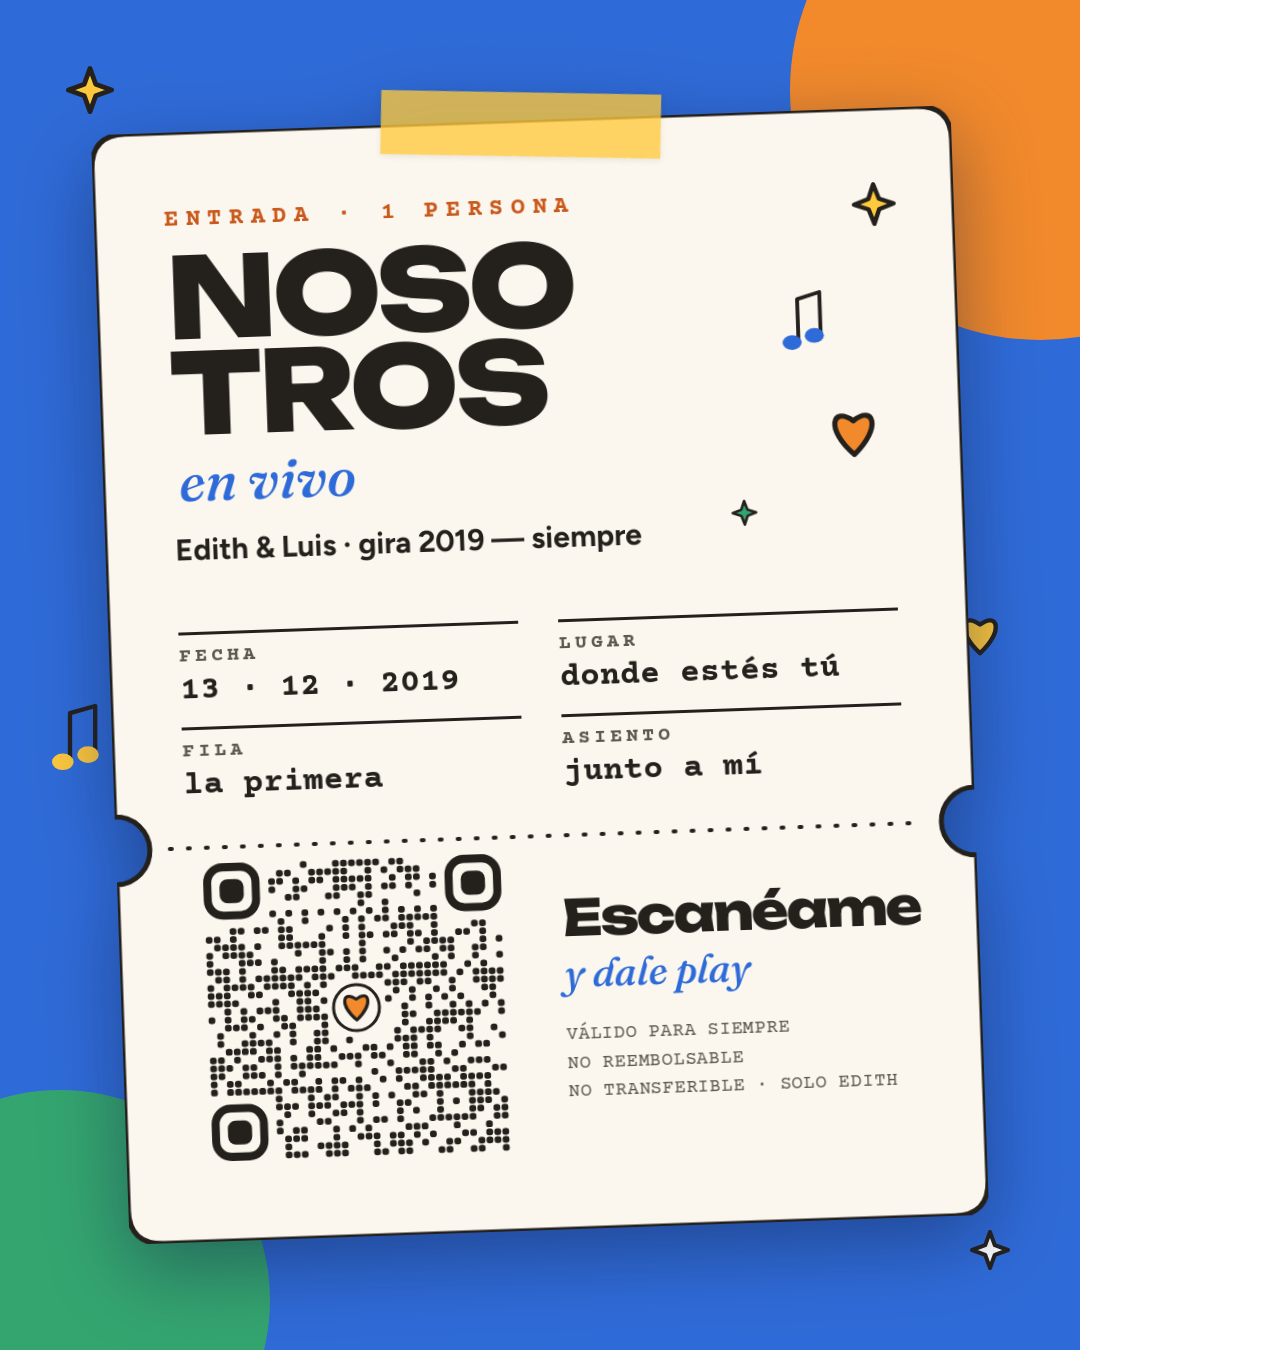
<file: qr/tarjeta-boleto.html>
<!doctype html><html lang="es"><head><meta charset="utf-8"><title>Nosotros · boleto</title><link rel="stylesheet" href="https://fonts.googleapis.com/css2?family=Courier+Prime:wght@400;700&family=Figtree:wght@400;500;600;700;800&family=Fraunces:ital,opsz,wght@0,9..144,600;1,9..144,400;1,9..144,500&family=Unbounded:wght@600;700;800&display=swap"><style>
* { box-sizing: border-box; } body { margin: 0; }
.t { width: 1080px; height: 1350px; position: relative; overflow: hidden; font-family: Figtree, sans-serif; color: #24211D; }
.capa { position: absolute; inset: 0; width: 100%; height: 100%; pointer-events: none; }
.cinta { position: absolute; height: 64px; background: rgba(255, 201, 61, .78); box-shadow: 0 2px 6px rgba(0,0,0,.08); }
.qr svg { display: block; width: 100%; height: 100%; }
.maq { font-family: 'Courier Prime', monospace; }
.script { font-family: Fraunces, serif; font-style: italic; font-weight: 500; }
.display { font-family: Unbounded, sans-serif; font-weight: 800; letter-spacing: -.04em; }

.t { background: #2F6BD8; }
.boleto { position: absolute; left: 110px; top: 120px; width: 860px; height: 1110px; transform: rotate(-2deg);
  filter: drop-shadow(0 26px 40px rgba(16, 28, 66, .45)); }
.boleto .forma { position: absolute; inset: 0; width: 100%; height: 100%; }
.arriba { position: absolute; left: 70px; right: 70px; top: 74px; }
.arriba small { font-size: 24px; letter-spacing: .32em; text-transform: uppercase; color: #C9581A; font-weight: 700; }
.arriba h1 { margin: 16px 0 0; font-size: 112px; line-height: .86; }
.arriba .vivo { display: block; font-size: 56px; color: #2F6BD8; margin: 4px 0 0 6px; }
.arriba .quien { margin: 16px 0 0; font-size: 30px; font-weight: 700; }
.datos { position: absolute; left: 70px; right: 70px; top: 500px; display: grid; grid-template-columns: 1fr 1fr; gap: 18px 40px; }
.datos div { border-top: 3px solid #24211D; padding-top: 10px; }
.datos span { display: block; font-size: 20px; letter-spacing: .2em; text-transform: uppercase; color: #5E574D; font-weight: 700; }
.datos b { display: block; font-size: 33px; font-weight: 700; margin-top: 4px; }
.talon { position: absolute; left: 70px; right: 70px; bottom: 64px; height: 330px; display: flex; align-items: center; gap: 44px; }
.talon .qr { width: 330px; height: 330px; flex: none; }
.talon h2 { margin: 0; font-size: 50px; line-height: .95; }
.talon p { margin: 10px 0 0; font-size: 40px; line-height: 1.1; color: #2F6BD8; }
.talon .letra { margin-top: 26px; font-size: 19px; line-height: 1.5; color: #5E574D; letter-spacing: .04em; }
</style></head><body><div class="t"><svg class="capa" viewBox="0 0 1080 1350" aria-hidden="true"><circle cx="1040" cy="90" r="250" fill="#F2892B"/><circle cx="60" cy="1300" r="210" fill="#34A56F"/><path transform="translate(90 90) scale(2.4)" fill="#FFC93D" stroke="#24211D" stroke-width="2" stroke-linejoin="round" d="M0 -9 L2.4 -2.4 L9 0 L2.4 2.4 L0 9 L-2.4 2.4 L-9 0 L-2.4 -2.4 Z"/><path transform="translate(990 1250) scale(2)" fill="#FFFFFF" stroke="#24211D" stroke-width="2" stroke-linejoin="round" d="M0 -9 L2.4 -2.4 L9 0 L2.4 2.4 L0 9 L-2.4 2.4 L-9 0 L-2.4 -2.4 Z"/><path transform="translate(980 640) scale(2.2)" fill="#FFC93D" stroke="#24211D" stroke-width="2" stroke-linejoin="round" d="M0 6 C -11 -4 -8 -13 0 -7 C 8 -13 11 -4 0 6 Z"/><g transform="translate(70 760) scale(1.8)"><path d="M0 0 V-26 L14 -30 V-4" fill="none" stroke="#24211D" stroke-width="2.4" stroke-linecap="round" stroke-linejoin="round"/><ellipse cx="-4" cy="1" rx="6" ry="4.6" fill="#FFC93D"/><ellipse cx="10" cy="-3" rx="6" ry="4.6" fill="#FFC93D"/></g></svg>
<div class="boleto">
  <svg class="forma" viewBox="0 0 860 1110" aria-hidden="true"><path d="M34 0 H826 Q860 0 860 34 V682 A34 34 0 0 0 860 750 V1076 Q860 1110 826 1110 H34 Q0 1110 0 1076 V750 A34 34 0 0 0 0 682 V34 Q0 0 34 0 Z" fill="#FBF7EF" stroke="#24211D" stroke-width="5"/><path d="M54 716 H806" stroke="#24211D" stroke-width="4" stroke-dasharray="2 16" stroke-linecap="round"/><path transform="translate(780 96) scale(2.2)" fill="#FFC93D" stroke="#24211D" stroke-width="2" stroke-linejoin="round" d="M0 -9 L2.4 -2.4 L9 0 L2.4 2.4 L0 9 L-2.4 2.4 L-9 0 L-2.4 -2.4 Z"/><path transform="translate(752 330) scale(2.6)" fill="#F2892B" stroke="#24211D" stroke-width="2" stroke-linejoin="round" d="M0 6 C -11 -4 -8 -13 0 -7 C 8 -13 11 -4 0 6 Z"/><g transform="translate(700 230) scale(1.6)"><path d="M0 0 V-26 L14 -30 V-4" fill="none" stroke="#24211D" stroke-width="2.4" stroke-linecap="round" stroke-linejoin="round"/><ellipse cx="-4" cy="1" rx="6" ry="4.6" fill="#2F6BD8"/><ellipse cx="10" cy="-3" rx="6" ry="4.6" fill="#2F6BD8"/></g><path transform="translate(640 400) scale(1.3)" fill="#34A56F" stroke="#24211D" stroke-width="2" stroke-linejoin="round" d="M0 -9 L2.4 -2.4 L9 0 L2.4 2.4 L0 9 L-2.4 2.4 L-9 0 L-2.4 -2.4 Z"/></svg>
  <div class="cinta" style="left:290px;top:-28px;width:280px;transform:rotate(3deg)"></div>
  <div class="arriba">
    <small class="maq">Entrada · 1 persona</small>
    <h1 class="display">NOSO<br>TROS</h1>
    <span class="vivo script">en vivo</span>
    <p class="quien">Edith &amp; Luis · gira 2019 — siempre</p>
  </div>
  <div class="datos maq">
    <div><span>Fecha</span><b>13 · 12 · 2019</b></div>
    <div><span>Lugar</span><b>donde estés tú</b></div>
    <div><span>Fila</span><b>la primera</b></div>
    <div><span>Asiento</span><b>junto a mí</b></div>
  </div>
  <div class="talon">
    <div class="qr"><svg xmlns="http://www.w3.org/2000/svg" viewBox="-2 -2 41 41" role="img" aria-label="Código QR"><g fill="#24211D"><rect x="12.08" y="0.08" width=".84" height=".84" rx=".34"/><rect x="16.08" y="0.08" width=".84" height=".84" rx=".34"/><rect x="17.08" y="0.08" width=".84" height=".84" rx=".34"/><rect x="18.08" y="0.08" width=".84" height=".84" rx=".34"/><rect x="19.08" y="0.08" width=".84" height=".84" rx=".34"/><rect x="20.08" y="0.08" width=".84" height=".84" rx=".34"/><rect x="21.08" y="0.08" width=".84" height=".84" rx=".34"/><rect x="23.08" y="0.08" width=".84" height=".84" rx=".34"/><rect x="24.08" y="0.08" width=".84" height=".84" rx=".34"/><rect x="9.08" y="1.08" width=".84" height=".84" rx=".34"/><rect x="10.08" y="1.08" width=".84" height=".84" rx=".34"/><rect x="13.08" y="1.08" width=".84" height=".84" rx=".34"/><rect x="14.08" y="1.08" width=".84" height=".84" rx=".34"/><rect x="15.08" y="1.08" width=".84" height=".84" rx=".34"/><rect x="16.08" y="1.08" width=".84" height=".84" rx=".34"/><rect x="17.08" y="1.08" width=".84" height=".84" rx=".34"/><rect x="20.08" y="1.08" width=".84" height=".84" rx=".34"/><rect x="22.08" y="1.08" width=".84" height=".84" rx=".34"/><rect x="24.08" y="1.08" width=".84" height=".84" rx=".34"/><rect x="25.08" y="1.08" width=".84" height=".84" rx=".34"/><rect x="26.08" y="1.08" width=".84" height=".84" rx=".34"/><rect x="8.08" y="2.08" width=".84" height=".84" rx=".34"/><rect x="9.08" y="2.08" width=".84" height=".84" rx=".34"/><rect x="11.08" y="2.08" width=".84" height=".84" rx=".34"/><rect x="13.08" y="2.08" width=".84" height=".84" rx=".34"/><rect x="14.08" y="2.08" width=".84" height=".84" rx=".34"/><rect x="16.08" y="2.08" width=".84" height=".84" rx=".34"/><rect x="17.08" y="2.08" width=".84" height=".84" rx=".34"/><rect x="18.08" y="2.08" width=".84" height=".84" rx=".34"/><rect x="19.08" y="2.08" width=".84" height=".84" rx=".34"/><rect x="20.08" y="2.08" width=".84" height=".84" rx=".34"/><rect x="23.08" y="2.08" width=".84" height=".84" rx=".34"/><rect x="25.08" y="2.08" width=".84" height=".84" rx=".34"/><rect x="26.08" y="2.08" width=".84" height=".84" rx=".34"/><rect x="28.08" y="2.08" width=".84" height=".84" rx=".34"/><rect x="8.08" y="3.08" width=".84" height=".84" rx=".34"/><rect x="11.08" y="3.08" width=".84" height=".84" rx=".34"/><rect x="12.08" y="3.08" width=".84" height=".84" rx=".34"/><rect x="16.08" y="3.08" width=".84" height=".84" rx=".34"/><rect x="17.08" y="3.08" width=".84" height=".84" rx=".34"/><rect x="18.08" y="3.08" width=".84" height=".84" rx=".34"/><rect x="20.08" y="3.08" width=".84" height=".84" rx=".34"/><rect x="22.08" y="3.08" width=".84" height=".84" rx=".34"/><rect x="23.08" y="3.08" width=".84" height=".84" rx=".34"/><rect x="25.08" y="3.08" width=".84" height=".84" rx=".34"/><rect x="28.08" y="3.08" width=".84" height=".84" rx=".34"/><rect x="10.08" y="4.08" width=".84" height=".84" rx=".34"/><rect x="11.08" y="4.08" width=".84" height=".84" rx=".34"/><rect x="15.08" y="4.08" width=".84" height=".84" rx=".34"/><rect x="16.08" y="4.08" width=".84" height=".84" rx=".34"/><rect x="19.08" y="4.08" width=".84" height=".84" rx=".34"/><rect x="20.08" y="4.08" width=".84" height=".84" rx=".34"/><rect x="26.08" y="4.08" width=".84" height=".84" rx=".34"/><rect x="19.08" y="5.08" width=".84" height=".84" rx=".34"/><rect x="22.08" y="5.08" width=".84" height=".84" rx=".34"/><rect x="8.08" y="6.08" width=".84" height=".84" rx=".34"/><rect x="10.08" y="6.08" width=".84" height=".84" rx=".34"/><rect x="12.08" y="6.08" width=".84" height=".84" rx=".34"/><rect x="14.08" y="6.08" width=".84" height=".84" rx=".34"/><rect x="16.08" y="6.08" width=".84" height=".84" rx=".34"/><rect x="18.08" y="6.08" width=".84" height=".84" rx=".34"/><rect x="20.08" y="6.08" width=".84" height=".84" rx=".34"/><rect x="22.08" y="6.08" width=".84" height=".84" rx=".34"/><rect x="24.08" y="6.08" width=".84" height=".84" rx=".34"/><rect x="26.08" y="6.08" width=".84" height=".84" rx=".34"/><rect x="28.08" y="6.08" width=".84" height=".84" rx=".34"/><rect x="9.08" y="7.08" width=".84" height=".84" rx=".34"/><rect x="12.08" y="7.08" width=".84" height=".84" rx=".34"/><rect x="17.08" y="7.08" width=".84" height=".84" rx=".34"/><rect x="19.08" y="7.08" width=".84" height=".84" rx=".34"/><rect x="21.08" y="7.08" width=".84" height=".84" rx=".34"/><rect x="22.08" y="7.08" width=".84" height=".84" rx=".34"/><rect x="24.08" y="7.08" width=".84" height=".84" rx=".34"/><rect x="25.08" y="7.08" width=".84" height=".84" rx=".34"/><rect x="26.08" y="7.08" width=".84" height=".84" rx=".34"/><rect x="27.08" y="7.08" width=".84" height=".84" rx=".34"/><rect x="28.08" y="7.08" width=".84" height=".84" rx=".34"/><rect x="3.08" y="8.08" width=".84" height=".84" rx=".34"/><rect x="4.08" y="8.08" width=".84" height=".84" rx=".34"/><rect x="6.08" y="8.08" width=".84" height=".84" rx=".34"/><rect x="7.08" y="8.08" width=".84" height=".84" rx=".34"/><rect x="9.08" y="8.08" width=".84" height=".84" rx=".34"/><rect x="10.08" y="8.08" width=".84" height=".84" rx=".34"/><rect x="15.08" y="8.08" width=".84" height=".84" rx=".34"/><rect x="17.08" y="8.08" width=".84" height=".84" rx=".34"/><rect x="19.08" y="8.08" width=".84" height=".84" rx=".34"/><rect x="23.08" y="8.08" width=".84" height=".84" rx=".34"/><rect x="24.08" y="8.08" width=".84" height=".84" rx=".34"/><rect x="25.08" y="8.08" width=".84" height=".84" rx=".34"/><rect x="28.08" y="8.08" width=".84" height=".84" rx=".34"/><rect x="33.08" y="8.08" width=".84" height=".84" rx=".34"/><rect x="34.08" y="8.08" width=".84" height=".84" rx=".34"/><rect x="0.08" y="9.08" width=".84" height=".84" rx=".34"/><rect x="1.08" y="9.08" width=".84" height=".84" rx=".34"/><rect x="3.08" y="9.08" width=".84" height=".84" rx=".34"/><rect x="9.08" y="9.08" width=".84" height=".84" rx=".34"/><rect x="10.08" y="9.08" width=".84" height=".84" rx=".34"/><rect x="14.08" y="9.08" width=".84" height=".84" rx=".34"/><rect x="17.08" y="9.08" width=".84" height=".84" rx=".34"/><rect x="19.08" y="9.08" width=".84" height=".84" rx=".34"/><rect x="20.08" y="9.08" width=".84" height=".84" rx=".34"/><rect x="22.08" y="9.08" width=".84" height=".84" rx=".34"/><rect x="23.08" y="9.08" width=".84" height=".84" rx=".34"/><rect x="25.08" y="9.08" width=".84" height=".84" rx=".34"/><rect x="26.08" y="9.08" width=".84" height=".84" rx=".34"/><rect x="28.08" y="9.08" width=".84" height=".84" rx=".34"/><rect x="31.08" y="9.08" width=".84" height=".84" rx=".34"/><rect x="32.08" y="9.08" width=".84" height=".84" rx=".34"/><rect x="34.08" y="9.08" width=".84" height=".84" rx=".34"/><rect x="1.08" y="10.08" width=".84" height=".84" rx=".34"/><rect x="2.08" y="10.08" width=".84" height=".84" rx=".34"/><rect x="3.08" y="10.08" width=".84" height=".84" rx=".34"/><rect x="4.08" y="10.08" width=".84" height=".84" rx=".34"/><rect x="6.08" y="10.08" width=".84" height=".84" rx=".34"/><rect x="9.08" y="10.08" width=".84" height=".84" rx=".34"/><rect x="10.08" y="10.08" width=".84" height=".84" rx=".34"/><rect x="11.08" y="10.08" width=".84" height=".84" rx=".34"/><rect x="12.08" y="10.08" width=".84" height=".84" rx=".34"/><rect x="13.08" y="10.08" width=".84" height=".84" rx=".34"/><rect x="14.08" y="10.08" width=".84" height=".84" rx=".34"/><rect x="19.08" y="10.08" width=".84" height=".84" rx=".34"/><rect x="25.08" y="10.08" width=".84" height=".84" rx=".34"/><rect x="27.08" y="10.08" width=".84" height=".84" rx=".34"/><rect x="28.08" y="10.08" width=".84" height=".84" rx=".34"/><rect x="29.08" y="10.08" width=".84" height=".84" rx=".34"/><rect x="30.08" y="10.08" width=".84" height=".84" rx=".34"/><rect x="34.08" y="10.08" width=".84" height=".84" rx=".34"/><rect x="36.08" y="10.08" width=".84" height=".84" rx=".34"/><rect x="0.08" y="11.08" width=".84" height=".84" rx=".34"/><rect x="2.08" y="11.08" width=".84" height=".84" rx=".34"/><rect x="3.08" y="11.08" width=".84" height=".84" rx=".34"/><rect x="4.08" y="11.08" width=".84" height=".84" rx=".34"/><rect x="5.08" y="11.08" width=".84" height=".84" rx=".34"/><rect x="11.08" y="11.08" width=".84" height=".84" rx=".34"/><rect x="14.08" y="11.08" width=".84" height=".84" rx=".34"/><rect x="15.08" y="11.08" width=".84" height=".84" rx=".34"/><rect x="17.08" y="11.08" width=".84" height=".84" rx=".34"/><rect x="19.08" y="11.08" width=".84" height=".84" rx=".34"/><rect x="22.08" y="11.08" width=".84" height=".84" rx=".34"/><rect x="24.08" y="11.08" width=".84" height=".84" rx=".34"/><rect x="26.08" y="11.08" width=".84" height=".84" rx=".34"/><rect x="27.08" y="11.08" width=".84" height=".84" rx=".34"/><rect x="29.08" y="11.08" width=".84" height=".84" rx=".34"/><rect x="30.08" y="11.08" width=".84" height=".84" rx=".34"/><rect x="33.08" y="11.08" width=".84" height=".84" rx=".34"/><rect x="34.08" y="11.08" width=".84" height=".84" rx=".34"/><rect x="0.08" y="12.08" width=".84" height=".84" rx=".34"/><rect x="4.08" y="12.08" width=".84" height=".84" rx=".34"/><rect x="5.08" y="12.08" width=".84" height=".84" rx=".34"/><rect x="6.08" y="12.08" width=".84" height=".84" rx=".34"/><rect x="8.08" y="12.08" width=".84" height=".84" rx=".34"/><rect x="14.08" y="12.08" width=".84" height=".84" rx=".34"/><rect x="17.08" y="12.08" width=".84" height=".84" rx=".34"/><rect x="19.08" y="12.08" width=".84" height=".84" rx=".34"/><rect x="23.08" y="12.08" width=".84" height=".84" rx=".34"/><rect x="28.08" y="12.08" width=".84" height=".84" rx=".34"/><rect x="30.08" y="12.08" width=".84" height=".84" rx=".34"/><rect x="33.08" y="12.08" width=".84" height=".84" rx=".34"/><rect x="36.08" y="12.08" width=".84" height=".84" rx=".34"/><rect x="0.08" y="13.08" width=".84" height=".84" rx=".34"/><rect x="1.08" y="13.08" width=".84" height=".84" rx=".34"/><rect x="2.08" y="13.08" width=".84" height=".84" rx=".34"/><rect x="4.08" y="13.08" width=".84" height=".84" rx=".34"/><rect x="8.08" y="13.08" width=".84" height=".84" rx=".34"/><rect x="9.08" y="13.08" width=".84" height=".84" rx=".34"/><rect x="11.08" y="13.08" width=".84" height=".84" rx=".34"/><rect x="12.08" y="13.08" width=".84" height=".84" rx=".34"/><rect x="13.08" y="13.08" width=".84" height=".84" rx=".34"/><rect x="14.08" y="13.08" width=".84" height=".84" rx=".34"/><rect x="16.08" y="13.08" width=".84" height=".84" rx=".34"/><rect x="17.08" y="13.08" width=".84" height=".84" rx=".34"/><rect x="18.08" y="13.08" width=".84" height=".84" rx=".34"/><rect x="21.08" y="13.08" width=".84" height=".84" rx=".34"/><rect x="22.08" y="13.08" width=".84" height=".84" rx=".34"/><rect x="24.08" y="13.08" width=".84" height=".84" rx=".34"/><rect x="25.08" y="13.08" width=".84" height=".84" rx=".34"/><rect x="26.08" y="13.08" width=".84" height=".84" rx=".34"/><rect x="27.08" y="13.08" width=".84" height=".84" rx=".34"/><rect x="28.08" y="13.08" width=".84" height=".84" rx=".34"/><rect x="29.08" y="13.08" width=".84" height=".84" rx=".34"/><rect x="32.08" y="13.08" width=".84" height=".84" rx=".34"/><rect x="34.08" y="13.08" width=".84" height=".84" rx=".34"/><rect x="1.08" y="14.08" width=".84" height=".84" rx=".34"/><rect x="2.08" y="14.08" width=".84" height=".84" rx=".34"/><rect x="4.08" y="14.08" width=".84" height=".84" rx=".34"/><rect x="6.08" y="14.08" width=".84" height=".84" rx=".34"/><rect x="7.08" y="14.08" width=".84" height=".84" rx=".34"/><rect x="8.08" y="14.08" width=".84" height=".84" rx=".34"/><rect x="9.08" y="14.08" width=".84" height=".84" rx=".34"/><rect x="10.08" y="14.08" width=".84" height=".84" rx=".34"/><rect x="11.08" y="14.08" width=".84" height=".84" rx=".34"/><rect x="13.08" y="14.08" width=".84" height=".84" rx=".34"/><rect x="14.08" y="14.08" width=".84" height=".84" rx=".34"/><rect x="15.08" y="14.08" width=".84" height=".84" rx=".34"/><rect x="18.08" y="14.08" width=".84" height=".84" rx=".34"/><rect x="19.08" y="14.08" width=".84" height=".84" rx=".34"/><rect x="20.08" y="14.08" width=".84" height=".84" rx=".34"/><rect x="21.08" y="14.08" width=".84" height=".84" rx=".34"/><rect x="23.08" y="14.08" width=".84" height=".84" rx=".34"/><rect x="24.08" y="14.08" width=".84" height=".84" rx=".34"/><rect x="25.08" y="14.08" width=".84" height=".84" rx=".34"/><rect x="26.08" y="14.08" width=".84" height=".84" rx=".34"/><rect x="27.08" y="14.08" width=".84" height=".84" rx=".34"/><rect x="28.08" y="14.08" width=".84" height=".84" rx=".34"/><rect x="29.08" y="14.08" width=".84" height=".84" rx=".34"/><rect x="31.08" y="14.08" width=".84" height=".84" rx=".34"/><rect x="33.08" y="14.08" width=".84" height=".84" rx=".34"/><rect x="34.08" y="14.08" width=".84" height=".84" rx=".34"/><rect x="35.08" y="14.08" width=".84" height=".84" rx=".34"/><rect x="36.08" y="14.08" width=".84" height=".84" rx=".34"/><rect x="0.08" y="15.08" width=".84" height=".84" rx=".34"/><rect x="2.08" y="15.08" width=".84" height=".84" rx=".34"/><rect x="3.08" y="15.08" width=".84" height=".84" rx=".34"/><rect x="4.08" y="15.08" width=".84" height=".84" rx=".34"/><rect x="5.08" y="15.08" width=".84" height=".84" rx=".34"/><rect x="7.08" y="15.08" width=".84" height=".84" rx=".34"/><rect x="8.08" y="15.08" width=".84" height=".84" rx=".34"/><rect x="9.08" y="15.08" width=".84" height=".84" rx=".34"/><rect x="10.08" y="15.08" width=".84" height=".84" rx=".34"/><rect x="12.08" y="15.08" width=".84" height=".84" rx=".34"/><rect x="14.08" y="15.08" width=".84" height=".84" rx=".34"/><rect x="22.08" y="15.08" width=".84" height=".84" rx=".34"/><rect x="23.08" y="15.08" width=".84" height=".84" rx=".34"/><rect x="24.08" y="15.08" width=".84" height=".84" rx=".34"/><rect x="26.08" y="15.08" width=".84" height=".84" rx=".34"/><rect x="27.08" y="15.08" width=".84" height=".84" rx=".34"/><rect x="30.08" y="15.08" width=".84" height=".84" rx=".34"/><rect x="33.08" y="15.08" width=".84" height=".84" rx=".34"/><rect x="34.08" y="15.08" width=".84" height=".84" rx=".34"/><rect x="35.08" y="15.08" width=".84" height=".84" rx=".34"/><rect x="36.08" y="15.08" width=".84" height=".84" rx=".34"/><rect x="0.08" y="16.08" width=".84" height=".84" rx=".34"/><rect x="1.08" y="16.08" width=".84" height=".84" rx=".34"/><rect x="2.08" y="16.08" width=".84" height=".84" rx=".34"/><rect x="5.08" y="16.08" width=".84" height=".84" rx=".34"/><rect x="6.08" y="16.08" width=".84" height=".84" rx=".34"/><rect x="10.08" y="16.08" width=".84" height=".84" rx=".34"/><rect x="11.08" y="16.08" width=".84" height=".84" rx=".34"/><rect x="12.08" y="16.08" width=".84" height=".84" rx=".34"/><rect x="13.08" y="16.08" width=".84" height=".84" rx=".34"/><rect x="23.08" y="16.08" width=".84" height=".84" rx=".34"/><rect x="25.08" y="16.08" width=".84" height=".84" rx=".34"/><rect x="28.08" y="16.08" width=".84" height=".84" rx=".34"/><rect x="30.08" y="16.08" width=".84" height=".84" rx=".34"/><rect x="34.08" y="16.08" width=".84" height=".84" rx=".34"/><rect x="35.08" y="16.08" width=".84" height=".84" rx=".34"/><rect x="0.08" y="17.08" width=".84" height=".84" rx=".34"/><rect x="1.08" y="17.08" width=".84" height=".84" rx=".34"/><rect x="2.08" y="17.08" width=".84" height=".84" rx=".34"/><rect x="3.08" y="17.08" width=".84" height=".84" rx=".34"/><rect x="8.08" y="17.08" width=".84" height=".84" rx=".34"/><rect x="11.08" y="17.08" width=".84" height=".84" rx=".34"/><rect x="12.08" y="17.08" width=".84" height=".84" rx=".34"/><rect x="14.08" y="17.08" width=".84" height=".84" rx=".34"/><rect x="22.08" y="17.08" width=".84" height=".84" rx=".34"/><rect x="25.08" y="17.08" width=".84" height=".84" rx=".34"/><rect x="27.08" y="17.08" width=".84" height=".84" rx=".34"/><rect x="29.08" y="17.08" width=".84" height=".84" rx=".34"/><rect x="31.08" y="17.08" width=".84" height=".84" rx=".34"/><rect x="35.08" y="17.08" width=".84" height=".84" rx=".34"/><rect x="2.08" y="18.08" width=".84" height=".84" rx=".34"/><rect x="4.08" y="18.08" width=".84" height=".84" rx=".34"/><rect x="6.08" y="18.08" width=".84" height=".84" rx=".34"/><rect x="7.08" y="18.08" width=".84" height=".84" rx=".34"/><rect x="8.08" y="18.08" width=".84" height=".84" rx=".34"/><rect x="11.08" y="18.08" width=".84" height=".84" rx=".34"/><rect x="12.08" y="18.08" width=".84" height=".84" rx=".34"/><rect x="13.08" y="18.08" width=".84" height=".84" rx=".34"/><rect x="24.08" y="18.08" width=".84" height=".84" rx=".34"/><rect x="27.08" y="18.08" width=".84" height=".84" rx=".34"/><rect x="30.08" y="18.08" width=".84" height=".84" rx=".34"/><rect x="32.08" y="18.08" width=".84" height=".84" rx=".34"/><rect x="34.08" y="18.08" width=".84" height=".84" rx=".34"/><rect x="36.08" y="18.08" width=".84" height=".84" rx=".34"/><rect x="0.08" y="19.08" width=".84" height=".84" rx=".34"/><rect x="2.08" y="19.08" width=".84" height=".84" rx=".34"/><rect x="4.08" y="19.08" width=".84" height=".84" rx=".34"/><rect x="5.08" y="19.08" width=".84" height=".84" rx=".34"/><rect x="8.08" y="19.08" width=".84" height=".84" rx=".34"/><rect x="9.08" y="19.08" width=".84" height=".84" rx=".34"/><rect x="11.08" y="19.08" width=".84" height=".84" rx=".34"/><rect x="12.08" y="19.08" width=".84" height=".84" rx=".34"/><rect x="13.08" y="19.08" width=".84" height=".84" rx=".34"/><rect x="14.08" y="19.08" width=".84" height=".84" rx=".34"/><rect x="24.08" y="19.08" width=".84" height=".84" rx=".34"/><rect x="25.08" y="19.08" width=".84" height=".84" rx=".34"/><rect x="28.08" y="19.08" width=".84" height=".84" rx=".34"/><rect x="29.08" y="19.08" width=".84" height=".84" rx=".34"/><rect x="30.08" y="19.08" width=".84" height=".84" rx=".34"/><rect x="31.08" y="19.08" width=".84" height=".84" rx=".34"/><rect x="32.08" y="19.08" width=".84" height=".84" rx=".34"/><rect x="33.08" y="19.08" width=".84" height=".84" rx=".34"/><rect x="36.08" y="19.08" width=".84" height=".84" rx=".34"/><rect x="2.08" y="20.08" width=".84" height=".84" rx=".34"/><rect x="3.08" y="20.08" width=".84" height=".84" rx=".34"/><rect x="4.08" y="20.08" width=".84" height=".84" rx=".34"/><rect x="6.08" y="20.08" width=".84" height=".84" rx=".34"/><rect x="9.08" y="20.08" width=".84" height=".84" rx=".34"/><rect x="10.08" y="20.08" width=".84" height=".84" rx=".34"/><rect x="14.08" y="20.08" width=".84" height=".84" rx=".34"/><rect x="24.08" y="20.08" width=".84" height=".84" rx=".34"/><rect x="27.08" y="20.08" width=".84" height=".84" rx=".34"/><rect x="28.08" y="20.08" width=".84" height=".84" rx=".34"/><rect x="29.08" y="20.08" width=".84" height=".84" rx=".34"/><rect x="30.08" y="20.08" width=".84" height=".84" rx=".34"/><rect x="32.08" y="20.08" width=".84" height=".84" rx=".34"/><rect x="1.08" y="21.08" width=".84" height=".84" rx=".34"/><rect x="5.08" y="21.08" width=".84" height=".84" rx=".34"/><rect x="8.08" y="21.08" width=".84" height=".84" rx=".34"/><rect x="10.08" y="21.08" width=".84" height=".84" rx=".34"/><rect x="13.08" y="21.08" width=".84" height=".84" rx=".34"/><rect x="14.08" y="21.08" width=".84" height=".84" rx=".34"/><rect x="23.08" y="21.08" width=".84" height=".84" rx=".34"/><rect x="25.08" y="21.08" width=".84" height=".84" rx=".34"/><rect x="26.08" y="21.08" width=".84" height=".84" rx=".34"/><rect x="27.08" y="21.08" width=".84" height=".84" rx=".34"/><rect x="28.08" y="21.08" width=".84" height=".84" rx=".34"/><rect x="31.08" y="21.08" width=".84" height=".84" rx=".34"/><rect x="32.08" y="21.08" width=".84" height=".84" rx=".34"/><rect x="35.08" y="21.08" width=".84" height=".84" rx=".34"/><rect x="1.08" y="22.08" width=".84" height=".84" rx=".34"/><rect x="4.08" y="22.08" width=".84" height=".84" rx=".34"/><rect x="5.08" y="22.08" width=".84" height=".84" rx=".34"/><rect x="6.08" y="22.08" width=".84" height=".84" rx=".34"/><rect x="7.08" y="22.08" width=".84" height=".84" rx=".34"/><rect x="10.08" y="22.08" width=".84" height=".84" rx=".34"/><rect x="13.08" y="22.08" width=".84" height=".84" rx=".34"/><rect x="14.08" y="22.08" width=".84" height=".84" rx=".34"/><rect x="17.08" y="22.08" width=".84" height=".84" rx=".34"/><rect x="23.08" y="22.08" width=".84" height=".84" rx=".34"/><rect x="24.08" y="22.08" width=".84" height=".84" rx=".34"/><rect x="25.08" y="22.08" width=".84" height=".84" rx=".34"/><rect x="27.08" y="22.08" width=".84" height=".84" rx=".34"/><rect x="32.08" y="22.08" width=".84" height=".84" rx=".34"/><rect x="36.08" y="22.08" width=".84" height=".84" rx=".34"/><rect x="2.08" y="23.08" width=".84" height=".84" rx=".34"/><rect x="3.08" y="23.08" width=".84" height=".84" rx=".34"/><rect x="4.08" y="23.08" width=".84" height=".84" rx=".34"/><rect x="5.08" y="23.08" width=".84" height=".84" rx=".34"/><rect x="7.08" y="23.08" width=".84" height=".84" rx=".34"/><rect x="8.08" y="23.08" width=".84" height=".84" rx=".34"/><rect x="12.08" y="23.08" width=".84" height=".84" rx=".34"/><rect x="13.08" y="23.08" width=".84" height=".84" rx=".34"/><rect x="15.08" y="23.08" width=".84" height=".84" rx=".34"/><rect x="19.08" y="23.08" width=".84" height=".84" rx=".34"/><rect x="20.08" y="23.08" width=".84" height=".84" rx=".34"/><rect x="22.08" y="23.08" width=".84" height=".84" rx=".34"/><rect x="24.08" y="23.08" width=".84" height=".84" rx=".34"/><rect x="25.08" y="23.08" width=".84" height=".84" rx=".34"/><rect x="27.08" y="23.08" width=".84" height=".84" rx=".34"/><rect x="28.08" y="23.08" width=".84" height=".84" rx=".34"/><rect x="31.08" y="23.08" width=".84" height=".84" rx=".34"/><rect x="33.08" y="23.08" width=".84" height=".84" rx=".34"/><rect x="34.08" y="23.08" width=".84" height=".84" rx=".34"/><rect x="0.08" y="24.08" width=".84" height=".84" rx=".34"/><rect x="1.08" y="24.08" width=".84" height=".84" rx=".34"/><rect x="3.08" y="24.08" width=".84" height=".84" rx=".34"/><rect x="6.08" y="24.08" width=".84" height=".84" rx=".34"/><rect x="7.08" y="24.08" width=".84" height=".84" rx=".34"/><rect x="8.08" y="24.08" width=".84" height=".84" rx=".34"/><rect x="10.08" y="24.08" width=".84" height=".84" rx=".34"/><rect x="12.08" y="24.08" width=".84" height=".84" rx=".34"/><rect x="13.08" y="24.08" width=".84" height=".84" rx=".34"/><rect x="16.08" y="24.08" width=".84" height=".84" rx=".34"/><rect x="17.08" y="24.08" width=".84" height=".84" rx=".34"/><rect x="18.08" y="24.08" width=".84" height=".84" rx=".34"/><rect x="20.08" y="24.08" width=".84" height=".84" rx=".34"/><rect x="21.08" y="24.08" width=".84" height=".84" rx=".34"/><rect x="24.08" y="24.08" width=".84" height=".84" rx=".34"/><rect x="25.08" y="24.08" width=".84" height=".84" rx=".34"/><rect x="28.08" y="24.08" width=".84" height=".84" rx=".34"/><rect x="30.08" y="24.08" width=".84" height=".84" rx=".34"/><rect x="0.08" y="25.08" width=".84" height=".84" rx=".34"/><rect x="1.08" y="25.08" width=".84" height=".84" rx=".34"/><rect x="2.08" y="25.08" width=".84" height=".84" rx=".34"/><rect x="4.08" y="25.08" width=".84" height=".84" rx=".34"/><rect x="5.08" y="25.08" width=".84" height=".84" rx=".34"/><rect x="8.08" y="25.08" width=".84" height=".84" rx=".34"/><rect x="10.08" y="25.08" width=".84" height=".84" rx=".34"/><rect x="11.08" y="25.08" width=".84" height=".84" rx=".34"/><rect x="12.08" y="25.08" width=".84" height=".84" rx=".34"/><rect x="13.08" y="25.08" width=".84" height=".84" rx=".34"/><rect x="14.08" y="25.08" width=".84" height=".84" rx=".34"/><rect x="15.08" y="25.08" width=".84" height=".84" rx=".34"/><rect x="18.08" y="25.08" width=".84" height=".84" rx=".34"/><rect x="22.08" y="25.08" width=".84" height=".84" rx=".34"/><rect x="26.08" y="25.08" width=".84" height=".84" rx=".34"/><rect x="27.08" y="25.08" width=".84" height=".84" rx=".34"/><rect x="29.08" y="25.08" width=".84" height=".84" rx=".34"/><rect x="32.08" y="25.08" width=".84" height=".84" rx=".34"/><rect x="33.08" y="25.08" width=".84" height=".84" rx=".34"/><rect x="34.08" y="25.08" width=".84" height=".84" rx=".34"/><rect x="0.08" y="26.08" width=".84" height=".84" rx=".34"/><rect x="1.08" y="26.08" width=".84" height=".84" rx=".34"/><rect x="4.08" y="26.08" width=".84" height=".84" rx=".34"/><rect x="5.08" y="26.08" width=".84" height=".84" rx=".34"/><rect x="6.08" y="26.08" width=".84" height=".84" rx=".34"/><rect x="8.08" y="26.08" width=".84" height=".84" rx=".34"/><rect x="11.08" y="26.08" width=".84" height=".84" rx=".34"/><rect x="20.08" y="26.08" width=".84" height=".84" rx=".34"/><rect x="23.08" y="26.08" width=".84" height=".84" rx=".34"/><rect x="24.08" y="26.08" width=".84" height=".84" rx=".34"/><rect x="25.08" y="26.08" width=".84" height=".84" rx=".34"/><rect x="26.08" y="26.08" width=".84" height=".84" rx=".34"/><rect x="27.08" y="26.08" width=".84" height=".84" rx=".34"/><rect x="30.08" y="26.08" width=".84" height=".84" rx=".34"/><rect x="31.08" y="26.08" width=".84" height=".84" rx=".34"/><rect x="35.08" y="26.08" width=".84" height=".84" rx=".34"/><rect x="36.08" y="26.08" width=".84" height=".84" rx=".34"/><rect x="0.08" y="27.08" width=".84" height=".84" rx=".34"/><rect x="2.08" y="27.08" width=".84" height=".84" rx=".34"/><rect x="3.08" y="27.08" width=".84" height=".84" rx=".34"/><rect x="7.08" y="27.08" width=".84" height=".84" rx=".34"/><rect x="9.08" y="27.08" width=".84" height=".84" rx=".34"/><rect x="10.08" y="27.08" width=".84" height=".84" rx=".34"/><rect x="13.08" y="27.08" width=".84" height=".84" rx=".34"/><rect x="15.08" y="27.08" width=".84" height=".84" rx=".34"/><rect x="16.08" y="27.08" width=".84" height=".84" rx=".34"/><rect x="18.08" y="27.08" width=".84" height=".84" rx=".34"/><rect x="21.08" y="27.08" width=".84" height=".84" rx=".34"/><rect x="23.08" y="27.08" width=".84" height=".84" rx=".34"/><rect x="26.08" y="27.08" width=".84" height=".84" rx=".34"/><rect x="27.08" y="27.08" width=".84" height=".84" rx=".34"/><rect x="28.08" y="27.08" width=".84" height=".84" rx=".34"/><rect x="29.08" y="27.08" width=".84" height=".84" rx=".34"/><rect x="31.08" y="27.08" width=".84" height=".84" rx=".34"/><rect x="32.08" y="27.08" width=".84" height=".84" rx=".34"/><rect x="33.08" y="27.08" width=".84" height=".84" rx=".34"/><rect x="34.08" y="27.08" width=".84" height=".84" rx=".34"/><rect x="0.08" y="28.08" width=".84" height=".84" rx=".34"/><rect x="2.08" y="28.08" width=".84" height=".84" rx=".34"/><rect x="3.08" y="28.08" width=".84" height=".84" rx=".34"/><rect x="4.08" y="28.08" width=".84" height=".84" rx=".34"/><rect x="5.08" y="28.08" width=".84" height=".84" rx=".34"/><rect x="6.08" y="28.08" width=".84" height=".84" rx=".34"/><rect x="7.08" y="28.08" width=".84" height=".84" rx=".34"/><rect x="8.08" y="28.08" width=".84" height=".84" rx=".34"/><rect x="10.08" y="28.08" width=".84" height=".84" rx=".34"/><rect x="11.08" y="28.08" width=".84" height=".84" rx=".34"/><rect x="12.08" y="28.08" width=".84" height=".84" rx=".34"/><rect x="13.08" y="28.08" width=".84" height=".84" rx=".34"/><rect x="15.08" y="28.08" width=".84" height=".84" rx=".34"/><rect x="17.08" y="28.08" width=".84" height=".84" rx=".34"/><rect x="18.08" y="28.08" width=".84" height=".84" rx=".34"/><rect x="19.08" y="28.08" width=".84" height=".84" rx=".34"/><rect x="24.08" y="28.08" width=".84" height=".84" rx=".34"/><rect x="25.08" y="28.08" width=".84" height=".84" rx=".34"/><rect x="27.08" y="28.08" width=".84" height=".84" rx=".34"/><rect x="28.08" y="28.08" width=".84" height=".84" rx=".34"/><rect x="29.08" y="28.08" width=".84" height=".84" rx=".34"/><rect x="30.08" y="28.08" width=".84" height=".84" rx=".34"/><rect x="31.08" y="28.08" width=".84" height=".84" rx=".34"/><rect x="32.08" y="28.08" width=".84" height=".84" rx=".34"/><rect x="34.08" y="28.08" width=".84" height=".84" rx=".34"/><rect x="8.08" y="29.08" width=".84" height=".84" rx=".34"/><rect x="12.08" y="29.08" width=".84" height=".84" rx=".34"/><rect x="14.08" y="29.08" width=".84" height=".84" rx=".34"/><rect x="15.08" y="29.08" width=".84" height=".84" rx=".34"/><rect x="18.08" y="29.08" width=".84" height=".84" rx=".34"/><rect x="20.08" y="29.08" width=".84" height=".84" rx=".34"/><rect x="22.08" y="29.08" width=".84" height=".84" rx=".34"/><rect x="25.08" y="29.08" width=".84" height=".84" rx=".34"/><rect x="26.08" y="29.08" width=".84" height=".84" rx=".34"/><rect x="28.08" y="29.08" width=".84" height=".84" rx=".34"/><rect x="32.08" y="29.08" width=".84" height=".84" rx=".34"/><rect x="33.08" y="29.08" width=".84" height=".84" rx=".34"/><rect x="34.08" y="29.08" width=".84" height=".84" rx=".34"/><rect x="35.08" y="29.08" width=".84" height=".84" rx=".34"/><rect x="8.08" y="30.08" width=".84" height=".84" rx=".34"/><rect x="9.08" y="30.08" width=".84" height=".84" rx=".34"/><rect x="10.08" y="30.08" width=".84" height=".84" rx=".34"/><rect x="12.08" y="30.08" width=".84" height=".84" rx=".34"/><rect x="13.08" y="30.08" width=".84" height=".84" rx=".34"/><rect x="14.08" y="30.08" width=".84" height=".84" rx=".34"/><rect x="16.08" y="30.08" width=".84" height=".84" rx=".34"/><rect x="17.08" y="30.08" width=".84" height=".84" rx=".34"/><rect x="18.08" y="30.08" width=".84" height=".84" rx=".34"/><rect x="20.08" y="30.08" width=".84" height=".84" rx=".34"/><rect x="23.08" y="30.08" width=".84" height=".84" rx=".34"/><rect x="24.08" y="30.08" width=".84" height=".84" rx=".34"/><rect x="28.08" y="30.08" width=".84" height=".84" rx=".34"/><rect x="30.08" y="30.08" width=".84" height=".84" rx=".34"/><rect x="32.08" y="30.08" width=".84" height=".84" rx=".34"/><rect x="33.08" y="30.08" width=".84" height=".84" rx=".34"/><rect x="34.08" y="30.08" width=".84" height=".84" rx=".34"/><rect x="36.08" y="30.08" width=".84" height=".84" rx=".34"/><rect x="9.08" y="31.08" width=".84" height=".84" rx=".34"/><rect x="12.08" y="31.08" width=".84" height=".84" rx=".34"/><rect x="15.08" y="31.08" width=".84" height=".84" rx=".34"/><rect x="16.08" y="31.08" width=".84" height=".84" rx=".34"/><rect x="18.08" y="31.08" width=".84" height=".84" rx=".34"/><rect x="23.08" y="31.08" width=".84" height=".84" rx=".34"/><rect x="25.08" y="31.08" width=".84" height=".84" rx=".34"/><rect x="28.08" y="31.08" width=".84" height=".84" rx=".34"/><rect x="32.08" y="31.08" width=".84" height=".84" rx=".34"/><rect x="33.08" y="31.08" width=".84" height=".84" rx=".34"/><rect x="35.08" y="31.08" width=".84" height=".84" rx=".34"/><rect x="36.08" y="31.08" width=".84" height=".84" rx=".34"/><rect x="8.08" y="32.08" width=".84" height=".84" rx=".34"/><rect x="13.08" y="32.08" width=".84" height=".84" rx=".34"/><rect x="14.08" y="32.08" width=".84" height=".84" rx=".34"/><rect x="18.08" y="32.08" width=".84" height=".84" rx=".34"/><rect x="20.08" y="32.08" width=".84" height=".84" rx=".34"/><rect x="21.08" y="32.08" width=".84" height=".84" rx=".34"/><rect x="23.08" y="32.08" width=".84" height=".84" rx=".34"/><rect x="27.08" y="32.08" width=".84" height=".84" rx=".34"/><rect x="28.08" y="32.08" width=".84" height=".84" rx=".34"/><rect x="29.08" y="32.08" width=".84" height=".84" rx=".34"/><rect x="30.08" y="32.08" width=".84" height=".84" rx=".34"/><rect x="31.08" y="32.08" width=".84" height=".84" rx=".34"/><rect x="32.08" y="32.08" width=".84" height=".84" rx=".34"/><rect x="35.08" y="32.08" width=".84" height=".84" rx=".34"/><rect x="36.08" y="32.08" width=".84" height=".84" rx=".34"/><rect x="8.08" y="33.08" width=".84" height=".84" rx=".34"/><rect x="10.08" y="33.08" width=".84" height=".84" rx=".34"/><rect x="11.08" y="33.08" width=".84" height=".84" rx=".34"/><rect x="15.08" y="33.08" width=".84" height=".84" rx=".34"/><rect x="17.08" y="33.08" width=".84" height=".84" rx=".34"/><rect x="19.08" y="33.08" width=".84" height=".84" rx=".34"/><rect x="24.08" y="33.08" width=".84" height=".84" rx=".34"/><rect x="25.08" y="33.08" width=".84" height=".84" rx=".34"/><rect x="26.08" y="33.08" width=".84" height=".84" rx=".34"/><rect x="30.08" y="33.08" width=".84" height=".84" rx=".34"/><rect x="34.08" y="33.08" width=".84" height=".84" rx=".34"/><rect x="9.08" y="34.08" width=".84" height=".84" rx=".34"/><rect x="10.08" y="34.08" width=".84" height=".84" rx=".34"/><rect x="11.08" y="34.08" width=".84" height=".84" rx=".34"/><rect x="15.08" y="34.08" width=".84" height=".84" rx=".34"/><rect x="18.08" y="34.08" width=".84" height=".84" rx=".34"/><rect x="19.08" y="34.08" width=".84" height=".84" rx=".34"/><rect x="20.08" y="34.08" width=".84" height=".84" rx=".34"/><rect x="22.08" y="34.08" width=".84" height=".84" rx=".34"/><rect x="23.08" y="34.08" width=".84" height=".84" rx=".34"/><rect x="25.08" y="34.08" width=".84" height=".84" rx=".34"/><rect x="27.08" y="34.08" width=".84" height=".84" rx=".34"/><rect x="31.08" y="34.08" width=".84" height=".84" rx=".34"/><rect x="32.08" y="34.08" width=".84" height=".84" rx=".34"/><rect x="34.08" y="34.08" width=".84" height=".84" rx=".34"/><rect x="35.08" y="34.08" width=".84" height=".84" rx=".34"/><rect x="36.08" y="34.08" width=".84" height=".84" rx=".34"/><rect x="9.08" y="35.08" width=".84" height=".84" rx=".34"/><rect x="13.08" y="35.08" width=".84" height=".84" rx=".34"/><rect x="14.08" y="35.08" width=".84" height=".84" rx=".34"/><rect x="15.08" y="35.08" width=".84" height=".84" rx=".34"/><rect x="16.08" y="35.08" width=".84" height=".84" rx=".34"/><rect x="20.08" y="35.08" width=".84" height=".84" rx=".34"/><rect x="22.08" y="35.08" width=".84" height=".84" rx=".34"/><rect x="23.08" y="35.08" width=".84" height=".84" rx=".34"/><rect x="24.08" y="35.08" width=".84" height=".84" rx=".34"/><rect x="26.08" y="35.08" width=".84" height=".84" rx=".34"/><rect x="29.08" y="35.08" width=".84" height=".84" rx=".34"/><rect x="30.08" y="35.08" width=".84" height=".84" rx=".34"/><rect x="33.08" y="35.08" width=".84" height=".84" rx=".34"/><rect x="34.08" y="35.08" width=".84" height=".84" rx=".34"/><rect x="35.08" y="35.08" width=".84" height=".84" rx=".34"/><rect x="36.08" y="35.08" width=".84" height=".84" rx=".34"/><rect x="9.08" y="36.08" width=".84" height=".84" rx=".34"/><rect x="10.08" y="36.08" width=".84" height=".84" rx=".34"/><rect x="11.08" y="36.08" width=".84" height=".84" rx=".34"/><rect x="14.08" y="36.08" width=".84" height=".84" rx=".34"/><rect x="15.08" y="36.08" width=".84" height=".84" rx=".34"/><rect x="16.08" y="36.08" width=".84" height=".84" rx=".34"/><rect x="20.08" y="36.08" width=".84" height=".84" rx=".34"/><rect x="21.08" y="36.08" width=".84" height=".84" rx=".34"/><rect x="23.08" y="36.08" width=".84" height=".84" rx=".34"/><rect x="24.08" y="36.08" width=".84" height=".84" rx=".34"/><rect x="28.08" y="36.08" width=".84" height=".84" rx=".34"/><rect x="29.08" y="36.08" width=".84" height=".84" rx=".34"/><rect x="32.08" y="36.08" width=".84" height=".84" rx=".34"/><rect x="33.08" y="36.08" width=".84" height=".84" rx=".34"/><rect x="36.08" y="36.08" width=".84" height=".84" rx=".34"/></g><rect x="0.5" y="0.5" width="6" height="6" rx="1.9" fill="none" stroke="#24211D" stroke-width="1"/><rect x="2" y="2" width="3" height="3" rx="1" fill="#24211D"/><rect x="30.5" y="0.5" width="6" height="6" rx="1.9" fill="none" stroke="#24211D" stroke-width="1"/><rect x="32" y="2" width="3" height="3" rx="1" fill="#24211D"/><rect x="0.5" y="30.5" width="6" height="6" rx="1.9" fill="none" stroke="#24211D" stroke-width="1"/><rect x="2" y="32" width="3" height="3" rx="1" fill="#24211D"/><circle cx="18.5" cy="18.5" r="2.85" fill="#FBF7EF" stroke="#24211D" stroke-width=".38"/><path transform="translate(18.5 18.85) scale(.2)" d="M0 6 C -11 -4 -8 -13 0 -7 C 8 -13 11 -4 0 6 Z" fill="#F2892B" stroke="#24211D" stroke-width="1.9" stroke-linejoin="round"/></svg></div>
    <div>
      <h2 class="display">Escanéame</h2>
      <p class="script">y dale play</p>
      <div class="letra maq">VÁLIDO PARA SIEMPRE<br>NO REEMBOLSABLE<br>NO TRANSFERIBLE · SOLO EDITH</div>
    </div>
  </div>
</div></div></body></html>
</file>
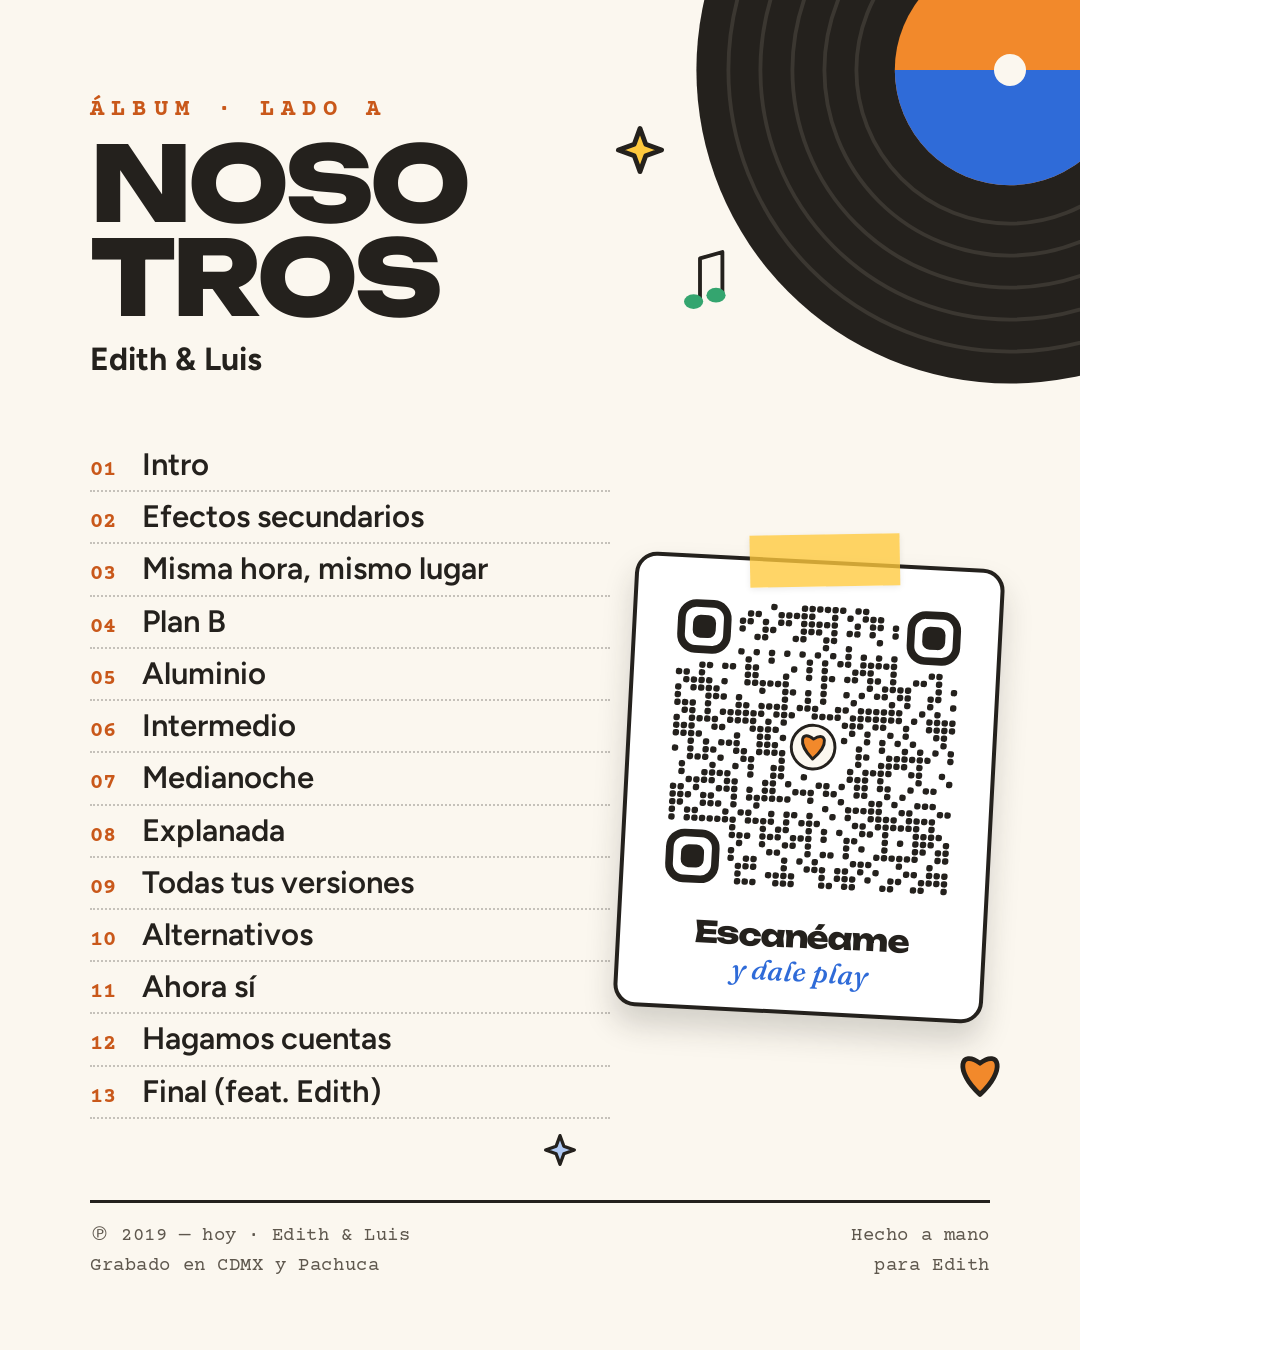
<file: qr/tarjeta-contra.html>
<!doctype html><html lang="es"><head><meta charset="utf-8"><title>Nosotros · contraportada</title><link rel="stylesheet" href="https://fonts.googleapis.com/css2?family=Courier+Prime:wght@400;700&family=Figtree:wght@400;500;600;700;800&family=Fraunces:ital,opsz,wght@0,9..144,600;1,9..144,400;1,9..144,500&family=Unbounded:wght@600;700;800&display=swap"><style>
* { box-sizing: border-box; } body { margin: 0; }
.t { width: 1080px; height: 1350px; position: relative; overflow: hidden; font-family: Figtree, sans-serif; color: #24211D; }
.capa { position: absolute; inset: 0; width: 100%; height: 100%; pointer-events: none; }
.cinta { position: absolute; height: 64px; background: rgba(255, 201, 61, .78); box-shadow: 0 2px 6px rgba(0,0,0,.08); }
.qr svg { display: block; width: 100%; height: 100%; }
.maq { font-family: 'Courier Prime', monospace; }
.script { font-family: Fraunces, serif; font-style: italic; font-weight: 500; }
.display { font-family: Unbounded, sans-serif; font-weight: 800; letter-spacing: -.04em; }

.t { background: #FBF7EF; }
.vinilo { position: absolute; right: -250px; top: -250px; width: 640px; height: 640px; }
.cab { position: absolute; left: 90px; top: 96px; }
.cab small { font-size: 24px; letter-spacing: .3em; text-transform: uppercase; color: #C9581A; font-weight: 700; }
.cab h1 { margin: 14px 0 0; font-size: 104px; line-height: .9; }
.cab p { margin: 16px 0 0; font-size: 32px; font-weight: 700; }
.lado { position: absolute; left: 90px; top: 396px; font-size: 22px; letter-spacing: .3em; font-weight: 700; color: #5E574D; }
ol { position: absolute; left: 90px; top: 440px; margin: 0; padding: 0; list-style: none; width: 520px; }
li { display: flex; gap: 18px; align-items: baseline; font-size: 31px; font-weight: 600; line-height: 1.62; border-bottom: 2px dotted rgba(36,33,29,.25); }
li span { font-family: 'Courier Prime', monospace; font-size: 22px; font-weight: 700; color: #C9581A; width: 34px; flex: none; }
.etiqueta { position: absolute; right: 86px; top: 560px; width: 370px; padding: 26px 26px 22px; background: #FFFFFF;
  border: 4px solid #24211D; border-radius: 22px; transform: rotate(3deg); box-shadow: 0 18px 30px rgba(36,33,29,.18); text-align: center; }
.etiqueta .qr { width: 314px; height: 314px; }
.etiqueta b { display: block; margin-top: 14px; font-size: 30px; }
.etiqueta i { display: block; font-size: 28px; color: #2F6BD8; }
.pie { position: absolute; left: 90px; right: 90px; bottom: 70px; padding-top: 18px; border-top: 3px solid #24211D;
  display: flex; justify-content: space-between; font-size: 19px; line-height: 1.55; color: #5E574D; letter-spacing: .03em; }
</style></head><body><div class="t"><svg class="vinilo" viewBox="0 0 200 200" aria-hidden="true"><circle cx="100" cy="100" r="98" fill="#24211D"/><circle cx="100" cy="100" r="88" fill="none" stroke="#3B3731" stroke-width="1.2"/><circle cx="100" cy="100" r="78" fill="none" stroke="#3B3731" stroke-width="1.2"/><circle cx="100" cy="100" r="68" fill="none" stroke="#3B3731" stroke-width="1.2"/><circle cx="100" cy="100" r="58" fill="none" stroke="#3B3731" stroke-width="1.2"/><circle cx="100" cy="100" r="48" fill="none" stroke="#3B3731" stroke-width="1.2"/><circle cx="100" cy="100" r="36" fill="#F2892B"/><path d="M64 100 A36 36 0 0 0 136 100 Z" fill="#2F6BD8"/><circle cx="100" cy="100" r="5" fill="#FBF7EF"/></svg><svg class="capa" viewBox="0 0 1080 1350" aria-hidden="true"><path transform="translate(640 150) scale(2.4)" fill="#FFC93D" stroke="#24211D" stroke-width="2" stroke-linejoin="round" d="M0 -9 L2.4 -2.4 L9 0 L2.4 2.4 L0 9 L-2.4 2.4 L-9 0 L-2.4 -2.4 Z"/><path transform="translate(980 1080) scale(2.4)" fill="#F2892B" stroke="#24211D" stroke-width="2" stroke-linejoin="round" d="M0 6 C -11 -4 -8 -13 0 -7 C 8 -13 11 -4 0 6 Z"/><g transform="translate(700 300) scale(1.6)"><path d="M0 0 V-26 L14 -30 V-4" fill="none" stroke="#24211D" stroke-width="2.4" stroke-linecap="round" stroke-linejoin="round"/><ellipse cx="-4" cy="1" rx="6" ry="4.6" fill="#34A56F"/><ellipse cx="10" cy="-3" rx="6" ry="4.6" fill="#34A56F"/></g><path transform="translate(560 1150) scale(1.6)" fill="#AFC9F4" stroke="#24211D" stroke-width="2" stroke-linejoin="round" d="M0 -9 L2.4 -2.4 L9 0 L2.4 2.4 L0 9 L-2.4 2.4 L-9 0 L-2.4 -2.4 Z"/></svg>
<div class="cab"><small class="maq">Álbum · Lado A</small><h1 class="display">NOSO<br>TROS</h1><p>Edith &amp; Luis</p></div>
<ol><li><span>01</span>Intro</li><li><span>02</span>Efectos secundarios</li><li><span>03</span>Misma hora, mismo lugar</li><li><span>04</span>Plan B</li><li><span>05</span>Aluminio</li><li><span>06</span>Intermedio</li><li><span>07</span>Medianoche</li><li><span>08</span>Explanada</li><li><span>09</span>Todas tus versiones</li><li><span>10</span>Alternativos</li><li><span>11</span>Ahora sí</li><li><span>12</span>Hagamos cuentas</li><li><span>13</span>Final (feat. Edith)</li></ol>
<div class="etiqueta">
  <div class="cinta" style="left:110px;top:-30px;width:150px;height:52px;transform:rotate(-4deg)"></div>
  <div class="qr"><svg xmlns="http://www.w3.org/2000/svg" viewBox="-2 -2 41 41" role="img" aria-label="Código QR"><g fill="#24211D"><rect x="12.08" y="0.08" width=".84" height=".84" rx=".34"/><rect x="16.08" y="0.08" width=".84" height=".84" rx=".34"/><rect x="17.08" y="0.08" width=".84" height=".84" rx=".34"/><rect x="18.08" y="0.08" width=".84" height=".84" rx=".34"/><rect x="19.08" y="0.08" width=".84" height=".84" rx=".34"/><rect x="20.08" y="0.08" width=".84" height=".84" rx=".34"/><rect x="21.08" y="0.08" width=".84" height=".84" rx=".34"/><rect x="23.08" y="0.08" width=".84" height=".84" rx=".34"/><rect x="24.08" y="0.08" width=".84" height=".84" rx=".34"/><rect x="9.08" y="1.08" width=".84" height=".84" rx=".34"/><rect x="10.08" y="1.08" width=".84" height=".84" rx=".34"/><rect x="13.08" y="1.08" width=".84" height=".84" rx=".34"/><rect x="14.08" y="1.08" width=".84" height=".84" rx=".34"/><rect x="15.08" y="1.08" width=".84" height=".84" rx=".34"/><rect x="16.08" y="1.08" width=".84" height=".84" rx=".34"/><rect x="17.08" y="1.08" width=".84" height=".84" rx=".34"/><rect x="20.08" y="1.08" width=".84" height=".84" rx=".34"/><rect x="22.08" y="1.08" width=".84" height=".84" rx=".34"/><rect x="24.08" y="1.08" width=".84" height=".84" rx=".34"/><rect x="25.08" y="1.08" width=".84" height=".84" rx=".34"/><rect x="26.08" y="1.08" width=".84" height=".84" rx=".34"/><rect x="8.08" y="2.08" width=".84" height=".84" rx=".34"/><rect x="9.08" y="2.08" width=".84" height=".84" rx=".34"/><rect x="11.08" y="2.08" width=".84" height=".84" rx=".34"/><rect x="13.08" y="2.08" width=".84" height=".84" rx=".34"/><rect x="14.08" y="2.08" width=".84" height=".84" rx=".34"/><rect x="16.08" y="2.08" width=".84" height=".84" rx=".34"/><rect x="17.08" y="2.08" width=".84" height=".84" rx=".34"/><rect x="18.08" y="2.08" width=".84" height=".84" rx=".34"/><rect x="19.08" y="2.08" width=".84" height=".84" rx=".34"/><rect x="20.08" y="2.08" width=".84" height=".84" rx=".34"/><rect x="23.08" y="2.08" width=".84" height=".84" rx=".34"/><rect x="25.08" y="2.08" width=".84" height=".84" rx=".34"/><rect x="26.08" y="2.08" width=".84" height=".84" rx=".34"/><rect x="28.08" y="2.08" width=".84" height=".84" rx=".34"/><rect x="8.08" y="3.08" width=".84" height=".84" rx=".34"/><rect x="11.08" y="3.08" width=".84" height=".84" rx=".34"/><rect x="12.08" y="3.08" width=".84" height=".84" rx=".34"/><rect x="16.08" y="3.08" width=".84" height=".84" rx=".34"/><rect x="17.08" y="3.08" width=".84" height=".84" rx=".34"/><rect x="18.08" y="3.08" width=".84" height=".84" rx=".34"/><rect x="20.08" y="3.08" width=".84" height=".84" rx=".34"/><rect x="22.08" y="3.08" width=".84" height=".84" rx=".34"/><rect x="23.08" y="3.08" width=".84" height=".84" rx=".34"/><rect x="25.08" y="3.08" width=".84" height=".84" rx=".34"/><rect x="28.08" y="3.08" width=".84" height=".84" rx=".34"/><rect x="10.08" y="4.08" width=".84" height=".84" rx=".34"/><rect x="11.08" y="4.08" width=".84" height=".84" rx=".34"/><rect x="15.08" y="4.08" width=".84" height=".84" rx=".34"/><rect x="16.08" y="4.08" width=".84" height=".84" rx=".34"/><rect x="19.08" y="4.08" width=".84" height=".84" rx=".34"/><rect x="20.08" y="4.08" width=".84" height=".84" rx=".34"/><rect x="26.08" y="4.08" width=".84" height=".84" rx=".34"/><rect x="19.08" y="5.08" width=".84" height=".84" rx=".34"/><rect x="22.08" y="5.08" width=".84" height=".84" rx=".34"/><rect x="8.08" y="6.08" width=".84" height=".84" rx=".34"/><rect x="10.08" y="6.08" width=".84" height=".84" rx=".34"/><rect x="12.08" y="6.08" width=".84" height=".84" rx=".34"/><rect x="14.08" y="6.08" width=".84" height=".84" rx=".34"/><rect x="16.08" y="6.08" width=".84" height=".84" rx=".34"/><rect x="18.08" y="6.08" width=".84" height=".84" rx=".34"/><rect x="20.08" y="6.08" width=".84" height=".84" rx=".34"/><rect x="22.08" y="6.08" width=".84" height=".84" rx=".34"/><rect x="24.08" y="6.08" width=".84" height=".84" rx=".34"/><rect x="26.08" y="6.08" width=".84" height=".84" rx=".34"/><rect x="28.08" y="6.08" width=".84" height=".84" rx=".34"/><rect x="9.08" y="7.08" width=".84" height=".84" rx=".34"/><rect x="12.08" y="7.08" width=".84" height=".84" rx=".34"/><rect x="17.08" y="7.08" width=".84" height=".84" rx=".34"/><rect x="19.08" y="7.08" width=".84" height=".84" rx=".34"/><rect x="21.08" y="7.08" width=".84" height=".84" rx=".34"/><rect x="22.08" y="7.08" width=".84" height=".84" rx=".34"/><rect x="24.08" y="7.08" width=".84" height=".84" rx=".34"/><rect x="25.08" y="7.08" width=".84" height=".84" rx=".34"/><rect x="26.08" y="7.08" width=".84" height=".84" rx=".34"/><rect x="27.08" y="7.08" width=".84" height=".84" rx=".34"/><rect x="28.08" y="7.08" width=".84" height=".84" rx=".34"/><rect x="3.08" y="8.08" width=".84" height=".84" rx=".34"/><rect x="4.08" y="8.08" width=".84" height=".84" rx=".34"/><rect x="6.08" y="8.08" width=".84" height=".84" rx=".34"/><rect x="7.08" y="8.08" width=".84" height=".84" rx=".34"/><rect x="9.08" y="8.08" width=".84" height=".84" rx=".34"/><rect x="10.08" y="8.08" width=".84" height=".84" rx=".34"/><rect x="15.08" y="8.08" width=".84" height=".84" rx=".34"/><rect x="17.08" y="8.08" width=".84" height=".84" rx=".34"/><rect x="19.08" y="8.08" width=".84" height=".84" rx=".34"/><rect x="23.08" y="8.08" width=".84" height=".84" rx=".34"/><rect x="24.08" y="8.08" width=".84" height=".84" rx=".34"/><rect x="25.08" y="8.08" width=".84" height=".84" rx=".34"/><rect x="28.08" y="8.08" width=".84" height=".84" rx=".34"/><rect x="33.08" y="8.08" width=".84" height=".84" rx=".34"/><rect x="34.08" y="8.08" width=".84" height=".84" rx=".34"/><rect x="0.08" y="9.08" width=".84" height=".84" rx=".34"/><rect x="1.08" y="9.08" width=".84" height=".84" rx=".34"/><rect x="3.08" y="9.08" width=".84" height=".84" rx=".34"/><rect x="9.08" y="9.08" width=".84" height=".84" rx=".34"/><rect x="10.08" y="9.08" width=".84" height=".84" rx=".34"/><rect x="14.08" y="9.08" width=".84" height=".84" rx=".34"/><rect x="17.08" y="9.08" width=".84" height=".84" rx=".34"/><rect x="19.08" y="9.08" width=".84" height=".84" rx=".34"/><rect x="20.08" y="9.08" width=".84" height=".84" rx=".34"/><rect x="22.08" y="9.08" width=".84" height=".84" rx=".34"/><rect x="23.08" y="9.08" width=".84" height=".84" rx=".34"/><rect x="25.08" y="9.08" width=".84" height=".84" rx=".34"/><rect x="26.08" y="9.08" width=".84" height=".84" rx=".34"/><rect x="28.08" y="9.08" width=".84" height=".84" rx=".34"/><rect x="31.08" y="9.08" width=".84" height=".84" rx=".34"/><rect x="32.08" y="9.08" width=".84" height=".84" rx=".34"/><rect x="34.08" y="9.08" width=".84" height=".84" rx=".34"/><rect x="1.08" y="10.08" width=".84" height=".84" rx=".34"/><rect x="2.08" y="10.08" width=".84" height=".84" rx=".34"/><rect x="3.08" y="10.08" width=".84" height=".84" rx=".34"/><rect x="4.08" y="10.08" width=".84" height=".84" rx=".34"/><rect x="6.08" y="10.08" width=".84" height=".84" rx=".34"/><rect x="9.08" y="10.08" width=".84" height=".84" rx=".34"/><rect x="10.08" y="10.08" width=".84" height=".84" rx=".34"/><rect x="11.08" y="10.08" width=".84" height=".84" rx=".34"/><rect x="12.08" y="10.08" width=".84" height=".84" rx=".34"/><rect x="13.08" y="10.08" width=".84" height=".84" rx=".34"/><rect x="14.08" y="10.08" width=".84" height=".84" rx=".34"/><rect x="19.08" y="10.08" width=".84" height=".84" rx=".34"/><rect x="25.08" y="10.08" width=".84" height=".84" rx=".34"/><rect x="27.08" y="10.08" width=".84" height=".84" rx=".34"/><rect x="28.08" y="10.08" width=".84" height=".84" rx=".34"/><rect x="29.08" y="10.08" width=".84" height=".84" rx=".34"/><rect x="30.08" y="10.08" width=".84" height=".84" rx=".34"/><rect x="34.08" y="10.08" width=".84" height=".84" rx=".34"/><rect x="36.08" y="10.08" width=".84" height=".84" rx=".34"/><rect x="0.08" y="11.08" width=".84" height=".84" rx=".34"/><rect x="2.08" y="11.08" width=".84" height=".84" rx=".34"/><rect x="3.08" y="11.08" width=".84" height=".84" rx=".34"/><rect x="4.08" y="11.08" width=".84" height=".84" rx=".34"/><rect x="5.08" y="11.08" width=".84" height=".84" rx=".34"/><rect x="11.08" y="11.08" width=".84" height=".84" rx=".34"/><rect x="14.08" y="11.08" width=".84" height=".84" rx=".34"/><rect x="15.08" y="11.08" width=".84" height=".84" rx=".34"/><rect x="17.08" y="11.08" width=".84" height=".84" rx=".34"/><rect x="19.08" y="11.08" width=".84" height=".84" rx=".34"/><rect x="22.08" y="11.08" width=".84" height=".84" rx=".34"/><rect x="24.08" y="11.08" width=".84" height=".84" rx=".34"/><rect x="26.08" y="11.08" width=".84" height=".84" rx=".34"/><rect x="27.08" y="11.08" width=".84" height=".84" rx=".34"/><rect x="29.08" y="11.08" width=".84" height=".84" rx=".34"/><rect x="30.08" y="11.08" width=".84" height=".84" rx=".34"/><rect x="33.08" y="11.08" width=".84" height=".84" rx=".34"/><rect x="34.08" y="11.08" width=".84" height=".84" rx=".34"/><rect x="0.08" y="12.08" width=".84" height=".84" rx=".34"/><rect x="4.08" y="12.08" width=".84" height=".84" rx=".34"/><rect x="5.08" y="12.08" width=".84" height=".84" rx=".34"/><rect x="6.08" y="12.08" width=".84" height=".84" rx=".34"/><rect x="8.08" y="12.08" width=".84" height=".84" rx=".34"/><rect x="14.08" y="12.08" width=".84" height=".84" rx=".34"/><rect x="17.08" y="12.08" width=".84" height=".84" rx=".34"/><rect x="19.08" y="12.08" width=".84" height=".84" rx=".34"/><rect x="23.08" y="12.08" width=".84" height=".84" rx=".34"/><rect x="28.08" y="12.08" width=".84" height=".84" rx=".34"/><rect x="30.08" y="12.08" width=".84" height=".84" rx=".34"/><rect x="33.08" y="12.08" width=".84" height=".84" rx=".34"/><rect x="36.08" y="12.08" width=".84" height=".84" rx=".34"/><rect x="0.08" y="13.08" width=".84" height=".84" rx=".34"/><rect x="1.08" y="13.08" width=".84" height=".84" rx=".34"/><rect x="2.08" y="13.08" width=".84" height=".84" rx=".34"/><rect x="4.08" y="13.08" width=".84" height=".84" rx=".34"/><rect x="8.08" y="13.08" width=".84" height=".84" rx=".34"/><rect x="9.08" y="13.08" width=".84" height=".84" rx=".34"/><rect x="11.08" y="13.08" width=".84" height=".84" rx=".34"/><rect x="12.08" y="13.08" width=".84" height=".84" rx=".34"/><rect x="13.08" y="13.08" width=".84" height=".84" rx=".34"/><rect x="14.08" y="13.08" width=".84" height=".84" rx=".34"/><rect x="16.08" y="13.08" width=".84" height=".84" rx=".34"/><rect x="17.08" y="13.08" width=".84" height=".84" rx=".34"/><rect x="18.08" y="13.08" width=".84" height=".84" rx=".34"/><rect x="21.08" y="13.08" width=".84" height=".84" rx=".34"/><rect x="22.08" y="13.08" width=".84" height=".84" rx=".34"/><rect x="24.08" y="13.08" width=".84" height=".84" rx=".34"/><rect x="25.08" y="13.08" width=".84" height=".84" rx=".34"/><rect x="26.08" y="13.08" width=".84" height=".84" rx=".34"/><rect x="27.08" y="13.08" width=".84" height=".84" rx=".34"/><rect x="28.08" y="13.08" width=".84" height=".84" rx=".34"/><rect x="29.08" y="13.08" width=".84" height=".84" rx=".34"/><rect x="32.08" y="13.08" width=".84" height=".84" rx=".34"/><rect x="34.08" y="13.08" width=".84" height=".84" rx=".34"/><rect x="1.08" y="14.08" width=".84" height=".84" rx=".34"/><rect x="2.08" y="14.08" width=".84" height=".84" rx=".34"/><rect x="4.08" y="14.08" width=".84" height=".84" rx=".34"/><rect x="6.08" y="14.08" width=".84" height=".84" rx=".34"/><rect x="7.08" y="14.08" width=".84" height=".84" rx=".34"/><rect x="8.08" y="14.08" width=".84" height=".84" rx=".34"/><rect x="9.08" y="14.08" width=".84" height=".84" rx=".34"/><rect x="10.08" y="14.08" width=".84" height=".84" rx=".34"/><rect x="11.08" y="14.08" width=".84" height=".84" rx=".34"/><rect x="13.08" y="14.08" width=".84" height=".84" rx=".34"/><rect x="14.08" y="14.08" width=".84" height=".84" rx=".34"/><rect x="15.08" y="14.08" width=".84" height=".84" rx=".34"/><rect x="18.08" y="14.08" width=".84" height=".84" rx=".34"/><rect x="19.08" y="14.08" width=".84" height=".84" rx=".34"/><rect x="20.08" y="14.08" width=".84" height=".84" rx=".34"/><rect x="21.08" y="14.08" width=".84" height=".84" rx=".34"/><rect x="23.08" y="14.08" width=".84" height=".84" rx=".34"/><rect x="24.08" y="14.08" width=".84" height=".84" rx=".34"/><rect x="25.08" y="14.08" width=".84" height=".84" rx=".34"/><rect x="26.08" y="14.08" width=".84" height=".84" rx=".34"/><rect x="27.08" y="14.08" width=".84" height=".84" rx=".34"/><rect x="28.08" y="14.08" width=".84" height=".84" rx=".34"/><rect x="29.08" y="14.08" width=".84" height=".84" rx=".34"/><rect x="31.08" y="14.08" width=".84" height=".84" rx=".34"/><rect x="33.08" y="14.08" width=".84" height=".84" rx=".34"/><rect x="34.08" y="14.08" width=".84" height=".84" rx=".34"/><rect x="35.08" y="14.08" width=".84" height=".84" rx=".34"/><rect x="36.08" y="14.08" width=".84" height=".84" rx=".34"/><rect x="0.08" y="15.08" width=".84" height=".84" rx=".34"/><rect x="2.08" y="15.08" width=".84" height=".84" rx=".34"/><rect x="3.08" y="15.08" width=".84" height=".84" rx=".34"/><rect x="4.08" y="15.08" width=".84" height=".84" rx=".34"/><rect x="5.08" y="15.08" width=".84" height=".84" rx=".34"/><rect x="7.08" y="15.08" width=".84" height=".84" rx=".34"/><rect x="8.08" y="15.08" width=".84" height=".84" rx=".34"/><rect x="9.08" y="15.08" width=".84" height=".84" rx=".34"/><rect x="10.08" y="15.08" width=".84" height=".84" rx=".34"/><rect x="12.08" y="15.08" width=".84" height=".84" rx=".34"/><rect x="14.08" y="15.08" width=".84" height=".84" rx=".34"/><rect x="22.08" y="15.08" width=".84" height=".84" rx=".34"/><rect x="23.08" y="15.08" width=".84" height=".84" rx=".34"/><rect x="24.08" y="15.08" width=".84" height=".84" rx=".34"/><rect x="26.08" y="15.08" width=".84" height=".84" rx=".34"/><rect x="27.08" y="15.08" width=".84" height=".84" rx=".34"/><rect x="30.08" y="15.08" width=".84" height=".84" rx=".34"/><rect x="33.08" y="15.08" width=".84" height=".84" rx=".34"/><rect x="34.08" y="15.08" width=".84" height=".84" rx=".34"/><rect x="35.08" y="15.08" width=".84" height=".84" rx=".34"/><rect x="36.08" y="15.08" width=".84" height=".84" rx=".34"/><rect x="0.08" y="16.08" width=".84" height=".84" rx=".34"/><rect x="1.08" y="16.08" width=".84" height=".84" rx=".34"/><rect x="2.08" y="16.08" width=".84" height=".84" rx=".34"/><rect x="5.08" y="16.08" width=".84" height=".84" rx=".34"/><rect x="6.08" y="16.08" width=".84" height=".84" rx=".34"/><rect x="10.08" y="16.08" width=".84" height=".84" rx=".34"/><rect x="11.08" y="16.08" width=".84" height=".84" rx=".34"/><rect x="12.08" y="16.08" width=".84" height=".84" rx=".34"/><rect x="13.08" y="16.08" width=".84" height=".84" rx=".34"/><rect x="23.08" y="16.08" width=".84" height=".84" rx=".34"/><rect x="25.08" y="16.08" width=".84" height=".84" rx=".34"/><rect x="28.08" y="16.08" width=".84" height=".84" rx=".34"/><rect x="30.08" y="16.08" width=".84" height=".84" rx=".34"/><rect x="34.08" y="16.08" width=".84" height=".84" rx=".34"/><rect x="35.08" y="16.08" width=".84" height=".84" rx=".34"/><rect x="0.08" y="17.08" width=".84" height=".84" rx=".34"/><rect x="1.08" y="17.08" width=".84" height=".84" rx=".34"/><rect x="2.08" y="17.08" width=".84" height=".84" rx=".34"/><rect x="3.08" y="17.08" width=".84" height=".84" rx=".34"/><rect x="8.08" y="17.08" width=".84" height=".84" rx=".34"/><rect x="11.08" y="17.08" width=".84" height=".84" rx=".34"/><rect x="12.08" y="17.08" width=".84" height=".84" rx=".34"/><rect x="14.08" y="17.08" width=".84" height=".84" rx=".34"/><rect x="22.08" y="17.08" width=".84" height=".84" rx=".34"/><rect x="25.08" y="17.08" width=".84" height=".84" rx=".34"/><rect x="27.08" y="17.08" width=".84" height=".84" rx=".34"/><rect x="29.08" y="17.08" width=".84" height=".84" rx=".34"/><rect x="31.08" y="17.08" width=".84" height=".84" rx=".34"/><rect x="35.08" y="17.08" width=".84" height=".84" rx=".34"/><rect x="2.08" y="18.08" width=".84" height=".84" rx=".34"/><rect x="4.08" y="18.08" width=".84" height=".84" rx=".34"/><rect x="6.08" y="18.08" width=".84" height=".84" rx=".34"/><rect x="7.08" y="18.08" width=".84" height=".84" rx=".34"/><rect x="8.08" y="18.08" width=".84" height=".84" rx=".34"/><rect x="11.08" y="18.08" width=".84" height=".84" rx=".34"/><rect x="12.08" y="18.08" width=".84" height=".84" rx=".34"/><rect x="13.08" y="18.08" width=".84" height=".84" rx=".34"/><rect x="24.08" y="18.08" width=".84" height=".84" rx=".34"/><rect x="27.08" y="18.08" width=".84" height=".84" rx=".34"/><rect x="30.08" y="18.08" width=".84" height=".84" rx=".34"/><rect x="32.08" y="18.08" width=".84" height=".84" rx=".34"/><rect x="34.08" y="18.08" width=".84" height=".84" rx=".34"/><rect x="36.08" y="18.08" width=".84" height=".84" rx=".34"/><rect x="0.08" y="19.08" width=".84" height=".84" rx=".34"/><rect x="2.08" y="19.08" width=".84" height=".84" rx=".34"/><rect x="4.08" y="19.08" width=".84" height=".84" rx=".34"/><rect x="5.08" y="19.08" width=".84" height=".84" rx=".34"/><rect x="8.08" y="19.08" width=".84" height=".84" rx=".34"/><rect x="9.08" y="19.08" width=".84" height=".84" rx=".34"/><rect x="11.08" y="19.08" width=".84" height=".84" rx=".34"/><rect x="12.08" y="19.08" width=".84" height=".84" rx=".34"/><rect x="13.08" y="19.08" width=".84" height=".84" rx=".34"/><rect x="14.08" y="19.08" width=".84" height=".84" rx=".34"/><rect x="24.08" y="19.08" width=".84" height=".84" rx=".34"/><rect x="25.08" y="19.08" width=".84" height=".84" rx=".34"/><rect x="28.08" y="19.08" width=".84" height=".84" rx=".34"/><rect x="29.08" y="19.08" width=".84" height=".84" rx=".34"/><rect x="30.08" y="19.08" width=".84" height=".84" rx=".34"/><rect x="31.08" y="19.08" width=".84" height=".84" rx=".34"/><rect x="32.08" y="19.08" width=".84" height=".84" rx=".34"/><rect x="33.08" y="19.08" width=".84" height=".84" rx=".34"/><rect x="36.08" y="19.08" width=".84" height=".84" rx=".34"/><rect x="2.08" y="20.08" width=".84" height=".84" rx=".34"/><rect x="3.08" y="20.08" width=".84" height=".84" rx=".34"/><rect x="4.08" y="20.08" width=".84" height=".84" rx=".34"/><rect x="6.08" y="20.08" width=".84" height=".84" rx=".34"/><rect x="9.08" y="20.08" width=".84" height=".84" rx=".34"/><rect x="10.08" y="20.08" width=".84" height=".84" rx=".34"/><rect x="14.08" y="20.08" width=".84" height=".84" rx=".34"/><rect x="24.08" y="20.08" width=".84" height=".84" rx=".34"/><rect x="27.08" y="20.08" width=".84" height=".84" rx=".34"/><rect x="28.08" y="20.08" width=".84" height=".84" rx=".34"/><rect x="29.08" y="20.08" width=".84" height=".84" rx=".34"/><rect x="30.08" y="20.08" width=".84" height=".84" rx=".34"/><rect x="32.08" y="20.08" width=".84" height=".84" rx=".34"/><rect x="1.08" y="21.08" width=".84" height=".84" rx=".34"/><rect x="5.08" y="21.08" width=".84" height=".84" rx=".34"/><rect x="8.08" y="21.08" width=".84" height=".84" rx=".34"/><rect x="10.08" y="21.08" width=".84" height=".84" rx=".34"/><rect x="13.08" y="21.08" width=".84" height=".84" rx=".34"/><rect x="14.08" y="21.08" width=".84" height=".84" rx=".34"/><rect x="23.08" y="21.08" width=".84" height=".84" rx=".34"/><rect x="25.08" y="21.08" width=".84" height=".84" rx=".34"/><rect x="26.08" y="21.08" width=".84" height=".84" rx=".34"/><rect x="27.08" y="21.08" width=".84" height=".84" rx=".34"/><rect x="28.08" y="21.08" width=".84" height=".84" rx=".34"/><rect x="31.08" y="21.08" width=".84" height=".84" rx=".34"/><rect x="32.08" y="21.08" width=".84" height=".84" rx=".34"/><rect x="35.08" y="21.08" width=".84" height=".84" rx=".34"/><rect x="1.08" y="22.08" width=".84" height=".84" rx=".34"/><rect x="4.08" y="22.08" width=".84" height=".84" rx=".34"/><rect x="5.08" y="22.08" width=".84" height=".84" rx=".34"/><rect x="6.08" y="22.08" width=".84" height=".84" rx=".34"/><rect x="7.08" y="22.08" width=".84" height=".84" rx=".34"/><rect x="10.08" y="22.08" width=".84" height=".84" rx=".34"/><rect x="13.08" y="22.08" width=".84" height=".84" rx=".34"/><rect x="14.08" y="22.08" width=".84" height=".84" rx=".34"/><rect x="17.08" y="22.08" width=".84" height=".84" rx=".34"/><rect x="23.08" y="22.08" width=".84" height=".84" rx=".34"/><rect x="24.08" y="22.08" width=".84" height=".84" rx=".34"/><rect x="25.08" y="22.08" width=".84" height=".84" rx=".34"/><rect x="27.08" y="22.08" width=".84" height=".84" rx=".34"/><rect x="32.08" y="22.08" width=".84" height=".84" rx=".34"/><rect x="36.08" y="22.08" width=".84" height=".84" rx=".34"/><rect x="2.08" y="23.08" width=".84" height=".84" rx=".34"/><rect x="3.08" y="23.08" width=".84" height=".84" rx=".34"/><rect x="4.08" y="23.08" width=".84" height=".84" rx=".34"/><rect x="5.08" y="23.08" width=".84" height=".84" rx=".34"/><rect x="7.08" y="23.08" width=".84" height=".84" rx=".34"/><rect x="8.08" y="23.08" width=".84" height=".84" rx=".34"/><rect x="12.08" y="23.08" width=".84" height=".84" rx=".34"/><rect x="13.08" y="23.08" width=".84" height=".84" rx=".34"/><rect x="15.08" y="23.08" width=".84" height=".84" rx=".34"/><rect x="19.08" y="23.08" width=".84" height=".84" rx=".34"/><rect x="20.08" y="23.08" width=".84" height=".84" rx=".34"/><rect x="22.08" y="23.08" width=".84" height=".84" rx=".34"/><rect x="24.08" y="23.08" width=".84" height=".84" rx=".34"/><rect x="25.08" y="23.08" width=".84" height=".84" rx=".34"/><rect x="27.08" y="23.08" width=".84" height=".84" rx=".34"/><rect x="28.08" y="23.08" width=".84" height=".84" rx=".34"/><rect x="31.08" y="23.08" width=".84" height=".84" rx=".34"/><rect x="33.08" y="23.08" width=".84" height=".84" rx=".34"/><rect x="34.08" y="23.08" width=".84" height=".84" rx=".34"/><rect x="0.08" y="24.08" width=".84" height=".84" rx=".34"/><rect x="1.08" y="24.08" width=".84" height=".84" rx=".34"/><rect x="3.08" y="24.08" width=".84" height=".84" rx=".34"/><rect x="6.08" y="24.08" width=".84" height=".84" rx=".34"/><rect x="7.08" y="24.08" width=".84" height=".84" rx=".34"/><rect x="8.08" y="24.08" width=".84" height=".84" rx=".34"/><rect x="10.08" y="24.08" width=".84" height=".84" rx=".34"/><rect x="12.08" y="24.08" width=".84" height=".84" rx=".34"/><rect x="13.08" y="24.08" width=".84" height=".84" rx=".34"/><rect x="16.08" y="24.08" width=".84" height=".84" rx=".34"/><rect x="17.08" y="24.08" width=".84" height=".84" rx=".34"/><rect x="18.08" y="24.08" width=".84" height=".84" rx=".34"/><rect x="20.08" y="24.08" width=".84" height=".84" rx=".34"/><rect x="21.08" y="24.08" width=".84" height=".84" rx=".34"/><rect x="24.08" y="24.08" width=".84" height=".84" rx=".34"/><rect x="25.08" y="24.08" width=".84" height=".84" rx=".34"/><rect x="28.08" y="24.08" width=".84" height=".84" rx=".34"/><rect x="30.08" y="24.08" width=".84" height=".84" rx=".34"/><rect x="0.08" y="25.08" width=".84" height=".84" rx=".34"/><rect x="1.08" y="25.08" width=".84" height=".84" rx=".34"/><rect x="2.08" y="25.08" width=".84" height=".84" rx=".34"/><rect x="4.08" y="25.08" width=".84" height=".84" rx=".34"/><rect x="5.08" y="25.08" width=".84" height=".84" rx=".34"/><rect x="8.08" y="25.08" width=".84" height=".84" rx=".34"/><rect x="10.08" y="25.08" width=".84" height=".84" rx=".34"/><rect x="11.08" y="25.08" width=".84" height=".84" rx=".34"/><rect x="12.08" y="25.08" width=".84" height=".84" rx=".34"/><rect x="13.08" y="25.08" width=".84" height=".84" rx=".34"/><rect x="14.08" y="25.08" width=".84" height=".84" rx=".34"/><rect x="15.08" y="25.08" width=".84" height=".84" rx=".34"/><rect x="18.08" y="25.08" width=".84" height=".84" rx=".34"/><rect x="22.08" y="25.08" width=".84" height=".84" rx=".34"/><rect x="26.08" y="25.08" width=".84" height=".84" rx=".34"/><rect x="27.08" y="25.08" width=".84" height=".84" rx=".34"/><rect x="29.08" y="25.08" width=".84" height=".84" rx=".34"/><rect x="32.08" y="25.08" width=".84" height=".84" rx=".34"/><rect x="33.08" y="25.08" width=".84" height=".84" rx=".34"/><rect x="34.08" y="25.08" width=".84" height=".84" rx=".34"/><rect x="0.08" y="26.08" width=".84" height=".84" rx=".34"/><rect x="1.08" y="26.08" width=".84" height=".84" rx=".34"/><rect x="4.08" y="26.08" width=".84" height=".84" rx=".34"/><rect x="5.08" y="26.08" width=".84" height=".84" rx=".34"/><rect x="6.08" y="26.08" width=".84" height=".84" rx=".34"/><rect x="8.08" y="26.08" width=".84" height=".84" rx=".34"/><rect x="11.08" y="26.08" width=".84" height=".84" rx=".34"/><rect x="20.08" y="26.08" width=".84" height=".84" rx=".34"/><rect x="23.08" y="26.08" width=".84" height=".84" rx=".34"/><rect x="24.08" y="26.08" width=".84" height=".84" rx=".34"/><rect x="25.08" y="26.08" width=".84" height=".84" rx=".34"/><rect x="26.08" y="26.08" width=".84" height=".84" rx=".34"/><rect x="27.08" y="26.08" width=".84" height=".84" rx=".34"/><rect x="30.08" y="26.08" width=".84" height=".84" rx=".34"/><rect x="31.08" y="26.08" width=".84" height=".84" rx=".34"/><rect x="35.08" y="26.08" width=".84" height=".84" rx=".34"/><rect x="36.08" y="26.08" width=".84" height=".84" rx=".34"/><rect x="0.08" y="27.08" width=".84" height=".84" rx=".34"/><rect x="2.08" y="27.08" width=".84" height=".84" rx=".34"/><rect x="3.08" y="27.08" width=".84" height=".84" rx=".34"/><rect x="7.08" y="27.08" width=".84" height=".84" rx=".34"/><rect x="9.08" y="27.08" width=".84" height=".84" rx=".34"/><rect x="10.08" y="27.08" width=".84" height=".84" rx=".34"/><rect x="13.08" y="27.08" width=".84" height=".84" rx=".34"/><rect x="15.08" y="27.08" width=".84" height=".84" rx=".34"/><rect x="16.08" y="27.08" width=".84" height=".84" rx=".34"/><rect x="18.08" y="27.08" width=".84" height=".84" rx=".34"/><rect x="21.08" y="27.08" width=".84" height=".84" rx=".34"/><rect x="23.08" y="27.08" width=".84" height=".84" rx=".34"/><rect x="26.08" y="27.08" width=".84" height=".84" rx=".34"/><rect x="27.08" y="27.08" width=".84" height=".84" rx=".34"/><rect x="28.08" y="27.08" width=".84" height=".84" rx=".34"/><rect x="29.08" y="27.08" width=".84" height=".84" rx=".34"/><rect x="31.08" y="27.08" width=".84" height=".84" rx=".34"/><rect x="32.08" y="27.08" width=".84" height=".84" rx=".34"/><rect x="33.08" y="27.08" width=".84" height=".84" rx=".34"/><rect x="34.08" y="27.08" width=".84" height=".84" rx=".34"/><rect x="0.08" y="28.08" width=".84" height=".84" rx=".34"/><rect x="2.08" y="28.08" width=".84" height=".84" rx=".34"/><rect x="3.08" y="28.08" width=".84" height=".84" rx=".34"/><rect x="4.08" y="28.08" width=".84" height=".84" rx=".34"/><rect x="5.08" y="28.08" width=".84" height=".84" rx=".34"/><rect x="6.08" y="28.08" width=".84" height=".84" rx=".34"/><rect x="7.08" y="28.08" width=".84" height=".84" rx=".34"/><rect x="8.08" y="28.08" width=".84" height=".84" rx=".34"/><rect x="10.08" y="28.08" width=".84" height=".84" rx=".34"/><rect x="11.08" y="28.08" width=".84" height=".84" rx=".34"/><rect x="12.08" y="28.08" width=".84" height=".84" rx=".34"/><rect x="13.08" y="28.08" width=".84" height=".84" rx=".34"/><rect x="15.08" y="28.08" width=".84" height=".84" rx=".34"/><rect x="17.08" y="28.08" width=".84" height=".84" rx=".34"/><rect x="18.08" y="28.08" width=".84" height=".84" rx=".34"/><rect x="19.08" y="28.08" width=".84" height=".84" rx=".34"/><rect x="24.08" y="28.08" width=".84" height=".84" rx=".34"/><rect x="25.08" y="28.08" width=".84" height=".84" rx=".34"/><rect x="27.08" y="28.08" width=".84" height=".84" rx=".34"/><rect x="28.08" y="28.08" width=".84" height=".84" rx=".34"/><rect x="29.08" y="28.08" width=".84" height=".84" rx=".34"/><rect x="30.08" y="28.08" width=".84" height=".84" rx=".34"/><rect x="31.08" y="28.08" width=".84" height=".84" rx=".34"/><rect x="32.08" y="28.08" width=".84" height=".84" rx=".34"/><rect x="34.08" y="28.08" width=".84" height=".84" rx=".34"/><rect x="8.08" y="29.08" width=".84" height=".84" rx=".34"/><rect x="12.08" y="29.08" width=".84" height=".84" rx=".34"/><rect x="14.08" y="29.08" width=".84" height=".84" rx=".34"/><rect x="15.08" y="29.08" width=".84" height=".84" rx=".34"/><rect x="18.08" y="29.08" width=".84" height=".84" rx=".34"/><rect x="20.08" y="29.08" width=".84" height=".84" rx=".34"/><rect x="22.08" y="29.08" width=".84" height=".84" rx=".34"/><rect x="25.08" y="29.08" width=".84" height=".84" rx=".34"/><rect x="26.08" y="29.08" width=".84" height=".84" rx=".34"/><rect x="28.08" y="29.08" width=".84" height=".84" rx=".34"/><rect x="32.08" y="29.08" width=".84" height=".84" rx=".34"/><rect x="33.08" y="29.08" width=".84" height=".84" rx=".34"/><rect x="34.08" y="29.08" width=".84" height=".84" rx=".34"/><rect x="35.08" y="29.08" width=".84" height=".84" rx=".34"/><rect x="8.08" y="30.08" width=".84" height=".84" rx=".34"/><rect x="9.08" y="30.08" width=".84" height=".84" rx=".34"/><rect x="10.08" y="30.08" width=".84" height=".84" rx=".34"/><rect x="12.08" y="30.08" width=".84" height=".84" rx=".34"/><rect x="13.08" y="30.08" width=".84" height=".84" rx=".34"/><rect x="14.08" y="30.08" width=".84" height=".84" rx=".34"/><rect x="16.08" y="30.08" width=".84" height=".84" rx=".34"/><rect x="17.08" y="30.08" width=".84" height=".84" rx=".34"/><rect x="18.08" y="30.08" width=".84" height=".84" rx=".34"/><rect x="20.08" y="30.08" width=".84" height=".84" rx=".34"/><rect x="23.08" y="30.08" width=".84" height=".84" rx=".34"/><rect x="24.08" y="30.08" width=".84" height=".84" rx=".34"/><rect x="28.08" y="30.08" width=".84" height=".84" rx=".34"/><rect x="30.08" y="30.08" width=".84" height=".84" rx=".34"/><rect x="32.08" y="30.08" width=".84" height=".84" rx=".34"/><rect x="33.08" y="30.08" width=".84" height=".84" rx=".34"/><rect x="34.08" y="30.08" width=".84" height=".84" rx=".34"/><rect x="36.08" y="30.08" width=".84" height=".84" rx=".34"/><rect x="9.08" y="31.08" width=".84" height=".84" rx=".34"/><rect x="12.08" y="31.08" width=".84" height=".84" rx=".34"/><rect x="15.08" y="31.08" width=".84" height=".84" rx=".34"/><rect x="16.08" y="31.08" width=".84" height=".84" rx=".34"/><rect x="18.08" y="31.08" width=".84" height=".84" rx=".34"/><rect x="23.08" y="31.08" width=".84" height=".84" rx=".34"/><rect x="25.08" y="31.08" width=".84" height=".84" rx=".34"/><rect x="28.08" y="31.08" width=".84" height=".84" rx=".34"/><rect x="32.08" y="31.08" width=".84" height=".84" rx=".34"/><rect x="33.08" y="31.08" width=".84" height=".84" rx=".34"/><rect x="35.08" y="31.08" width=".84" height=".84" rx=".34"/><rect x="36.08" y="31.08" width=".84" height=".84" rx=".34"/><rect x="8.08" y="32.08" width=".84" height=".84" rx=".34"/><rect x="13.08" y="32.08" width=".84" height=".84" rx=".34"/><rect x="14.08" y="32.08" width=".84" height=".84" rx=".34"/><rect x="18.08" y="32.08" width=".84" height=".84" rx=".34"/><rect x="20.08" y="32.08" width=".84" height=".84" rx=".34"/><rect x="21.08" y="32.08" width=".84" height=".84" rx=".34"/><rect x="23.08" y="32.08" width=".84" height=".84" rx=".34"/><rect x="27.08" y="32.08" width=".84" height=".84" rx=".34"/><rect x="28.08" y="32.08" width=".84" height=".84" rx=".34"/><rect x="29.08" y="32.08" width=".84" height=".84" rx=".34"/><rect x="30.08" y="32.08" width=".84" height=".84" rx=".34"/><rect x="31.08" y="32.08" width=".84" height=".84" rx=".34"/><rect x="32.08" y="32.08" width=".84" height=".84" rx=".34"/><rect x="35.08" y="32.08" width=".84" height=".84" rx=".34"/><rect x="36.08" y="32.08" width=".84" height=".84" rx=".34"/><rect x="8.08" y="33.08" width=".84" height=".84" rx=".34"/><rect x="10.08" y="33.08" width=".84" height=".84" rx=".34"/><rect x="11.08" y="33.08" width=".84" height=".84" rx=".34"/><rect x="15.08" y="33.08" width=".84" height=".84" rx=".34"/><rect x="17.08" y="33.08" width=".84" height=".84" rx=".34"/><rect x="19.08" y="33.08" width=".84" height=".84" rx=".34"/><rect x="24.08" y="33.08" width=".84" height=".84" rx=".34"/><rect x="25.08" y="33.08" width=".84" height=".84" rx=".34"/><rect x="26.08" y="33.08" width=".84" height=".84" rx=".34"/><rect x="30.08" y="33.08" width=".84" height=".84" rx=".34"/><rect x="34.08" y="33.08" width=".84" height=".84" rx=".34"/><rect x="9.08" y="34.08" width=".84" height=".84" rx=".34"/><rect x="10.08" y="34.08" width=".84" height=".84" rx=".34"/><rect x="11.08" y="34.08" width=".84" height=".84" rx=".34"/><rect x="15.08" y="34.08" width=".84" height=".84" rx=".34"/><rect x="18.08" y="34.08" width=".84" height=".84" rx=".34"/><rect x="19.08" y="34.08" width=".84" height=".84" rx=".34"/><rect x="20.08" y="34.08" width=".84" height=".84" rx=".34"/><rect x="22.08" y="34.08" width=".84" height=".84" rx=".34"/><rect x="23.08" y="34.08" width=".84" height=".84" rx=".34"/><rect x="25.08" y="34.08" width=".84" height=".84" rx=".34"/><rect x="27.08" y="34.08" width=".84" height=".84" rx=".34"/><rect x="31.08" y="34.08" width=".84" height=".84" rx=".34"/><rect x="32.08" y="34.08" width=".84" height=".84" rx=".34"/><rect x="34.08" y="34.08" width=".84" height=".84" rx=".34"/><rect x="35.08" y="34.08" width=".84" height=".84" rx=".34"/><rect x="36.08" y="34.08" width=".84" height=".84" rx=".34"/><rect x="9.08" y="35.08" width=".84" height=".84" rx=".34"/><rect x="13.08" y="35.08" width=".84" height=".84" rx=".34"/><rect x="14.08" y="35.08" width=".84" height=".84" rx=".34"/><rect x="15.08" y="35.08" width=".84" height=".84" rx=".34"/><rect x="16.08" y="35.08" width=".84" height=".84" rx=".34"/><rect x="20.08" y="35.08" width=".84" height=".84" rx=".34"/><rect x="22.08" y="35.08" width=".84" height=".84" rx=".34"/><rect x="23.08" y="35.08" width=".84" height=".84" rx=".34"/><rect x="24.08" y="35.08" width=".84" height=".84" rx=".34"/><rect x="26.08" y="35.08" width=".84" height=".84" rx=".34"/><rect x="29.08" y="35.08" width=".84" height=".84" rx=".34"/><rect x="30.08" y="35.08" width=".84" height=".84" rx=".34"/><rect x="33.08" y="35.08" width=".84" height=".84" rx=".34"/><rect x="34.08" y="35.08" width=".84" height=".84" rx=".34"/><rect x="35.08" y="35.08" width=".84" height=".84" rx=".34"/><rect x="36.08" y="35.08" width=".84" height=".84" rx=".34"/><rect x="9.08" y="36.08" width=".84" height=".84" rx=".34"/><rect x="10.08" y="36.08" width=".84" height=".84" rx=".34"/><rect x="11.08" y="36.08" width=".84" height=".84" rx=".34"/><rect x="14.08" y="36.08" width=".84" height=".84" rx=".34"/><rect x="15.08" y="36.08" width=".84" height=".84" rx=".34"/><rect x="16.08" y="36.08" width=".84" height=".84" rx=".34"/><rect x="20.08" y="36.08" width=".84" height=".84" rx=".34"/><rect x="21.08" y="36.08" width=".84" height=".84" rx=".34"/><rect x="23.08" y="36.08" width=".84" height=".84" rx=".34"/><rect x="24.08" y="36.08" width=".84" height=".84" rx=".34"/><rect x="28.08" y="36.08" width=".84" height=".84" rx=".34"/><rect x="29.08" y="36.08" width=".84" height=".84" rx=".34"/><rect x="32.08" y="36.08" width=".84" height=".84" rx=".34"/><rect x="33.08" y="36.08" width=".84" height=".84" rx=".34"/><rect x="36.08" y="36.08" width=".84" height=".84" rx=".34"/></g><rect x="0.5" y="0.5" width="6" height="6" rx="1.9" fill="none" stroke="#24211D" stroke-width="1"/><rect x="2" y="2" width="3" height="3" rx="1" fill="#24211D"/><rect x="30.5" y="0.5" width="6" height="6" rx="1.9" fill="none" stroke="#24211D" stroke-width="1"/><rect x="32" y="2" width="3" height="3" rx="1" fill="#24211D"/><rect x="0.5" y="30.5" width="6" height="6" rx="1.9" fill="none" stroke="#24211D" stroke-width="1"/><rect x="2" y="32" width="3" height="3" rx="1" fill="#24211D"/><circle cx="18.5" cy="18.5" r="2.85" fill="#FBF7EF" stroke="#24211D" stroke-width=".38"/><path transform="translate(18.5 18.85) scale(.2)" d="M0 6 C -11 -4 -8 -13 0 -7 C 8 -13 11 -4 0 6 Z" fill="#F2892B" stroke="#24211D" stroke-width="1.9" stroke-linejoin="round"/></svg></div>
  <b class="display">Escanéame</b><i class="script">y dale play</i>
</div>
<div class="pie maq"><span>℗ 2019 — hoy · Edith &amp; Luis<br>Grabado en CDMX y Pachuca</span><span style="text-align:right">Hecho a mano<br>para Edith</span></div></div></body></html>
</file>
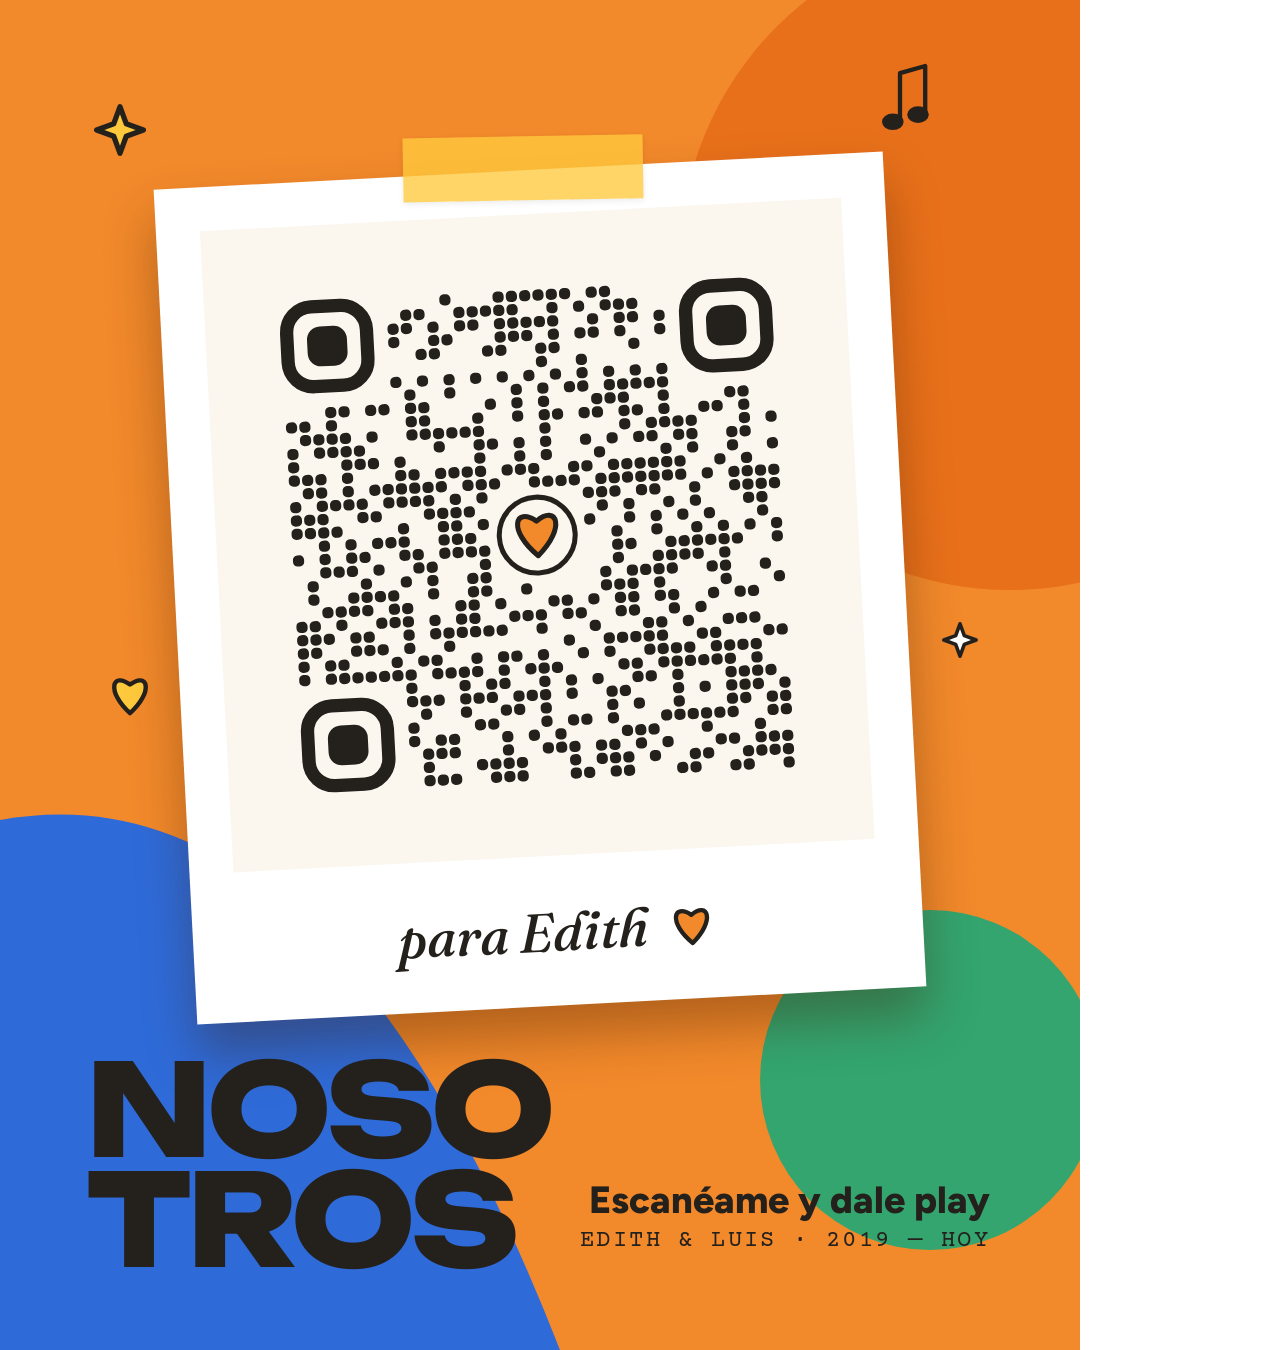
<file: qr/tarjeta-polaroid.html>
<!doctype html><html lang="es"><head><meta charset="utf-8"><title>Nosotros · polaroid</title><link rel="stylesheet" href="https://fonts.googleapis.com/css2?family=Courier+Prime:wght@400;700&family=Figtree:wght@400;500;600;700;800&family=Fraunces:ital,opsz,wght@0,9..144,600;1,9..144,400;1,9..144,500&family=Unbounded:wght@600;700;800&display=swap"><style>
* { box-sizing: border-box; } body { margin: 0; }
.t { width: 1080px; height: 1350px; position: relative; overflow: hidden; font-family: Figtree, sans-serif; color: #24211D; }
.capa { position: absolute; inset: 0; width: 100%; height: 100%; pointer-events: none; }
.cinta { position: absolute; height: 64px; background: rgba(255, 201, 61, .78); box-shadow: 0 2px 6px rgba(0,0,0,.08); }
.qr svg { display: block; width: 100%; height: 100%; }
.maq { font-family: 'Courier Prime', monospace; }
.script { font-family: Fraunces, serif; font-style: italic; font-weight: 500; }
.display { font-family: Unbounded, sans-serif; font-weight: 800; letter-spacing: -.04em; }

.t { background: #F2892B; }
.polaroid { position: absolute; left: 175px; top: 170px; width: 730px; padding: 44px 44px 0; background: #FFFFFF;
  transform: rotate(-3deg); box-shadow: 0 30px 50px rgba(60, 25, 0, .35); }
.polaroid .foto { background: #FBF7EF; padding: 48px; }
.polaroid .qr { width: 546px; height: 546px; }
.polaroid .pie { height: 150px; display: flex; align-items: center; justify-content: center; gap: 18px; font-size: 54px; }
.marca { position: absolute; left: 86px; bottom: 76px; font-size: 128px; line-height: .86; }
.dale { position: absolute; right: 90px; bottom: 96px; text-align: right; }
.dale b { display: block; font-size: 38px; font-weight: 800; color: #24211D; }
.dale span { display: block; margin-top: 4px; font-family: 'Courier Prime', monospace; font-size: 24px; letter-spacing: .1em; color: #24211D; }
</style></head><body><div class="t"><svg class="capa" viewBox="0 0 1080 1350" aria-hidden="true"><circle cx="1010" cy="260" r="330" fill="#E8701A"/><path d="M0 820 Q330 760 560 1350 H0 Z" fill="#2F6BD8"/><circle cx="930" cy="1080" r="170" fill="#34A56F"/><path transform="translate(120 130) scale(2.6)" fill="#FFC93D" stroke="#24211D" stroke-width="2" stroke-linejoin="round" d="M0 -9 L2.4 -2.4 L9 0 L2.4 2.4 L0 9 L-2.4 2.4 L-9 0 L-2.4 -2.4 Z"/><path transform="translate(960 640) scale(1.8)" fill="#FFFFFF" stroke="#24211D" stroke-width="2" stroke-linejoin="round" d="M0 -9 L2.4 -2.4 L9 0 L2.4 2.4 L0 9 L-2.4 2.4 L-9 0 L-2.4 -2.4 Z"/><path transform="translate(130 700) scale(2.2)" fill="#FFC93D" stroke="#24211D" stroke-width="2" stroke-linejoin="round" d="M0 6 C -11 -4 -8 -13 0 -7 C 8 -13 11 -4 0 6 Z"/><g transform="translate(900 120) scale(1.8)"><path d="M0 0 V-26 L14 -30 V-4" fill="none" stroke="#24211D" stroke-width="2.4" stroke-linecap="round" stroke-linejoin="round"/><ellipse cx="-4" cy="1" rx="6" ry="4.6" fill="#24211D"/><ellipse cx="10" cy="-3" rx="6" ry="4.6" fill="#24211D"/></g></svg>
<div class="polaroid">
  <div class="cinta" style="left:250px;top:-34px;width:240px;transform:rotate(2deg)"></div>
  <div class="foto"><div class="qr"><svg xmlns="http://www.w3.org/2000/svg" viewBox="-2 -2 41 41" role="img" aria-label="Código QR"><g fill="#24211D"><rect x="12.08" y="0.08" width=".84" height=".84" rx=".34"/><rect x="16.08" y="0.08" width=".84" height=".84" rx=".34"/><rect x="17.08" y="0.08" width=".84" height=".84" rx=".34"/><rect x="18.08" y="0.08" width=".84" height=".84" rx=".34"/><rect x="19.08" y="0.08" width=".84" height=".84" rx=".34"/><rect x="20.08" y="0.08" width=".84" height=".84" rx=".34"/><rect x="21.08" y="0.08" width=".84" height=".84" rx=".34"/><rect x="23.08" y="0.08" width=".84" height=".84" rx=".34"/><rect x="24.08" y="0.08" width=".84" height=".84" rx=".34"/><rect x="9.08" y="1.08" width=".84" height=".84" rx=".34"/><rect x="10.08" y="1.08" width=".84" height=".84" rx=".34"/><rect x="13.08" y="1.08" width=".84" height=".84" rx=".34"/><rect x="14.08" y="1.08" width=".84" height=".84" rx=".34"/><rect x="15.08" y="1.08" width=".84" height=".84" rx=".34"/><rect x="16.08" y="1.08" width=".84" height=".84" rx=".34"/><rect x="17.08" y="1.08" width=".84" height=".84" rx=".34"/><rect x="20.08" y="1.08" width=".84" height=".84" rx=".34"/><rect x="22.08" y="1.08" width=".84" height=".84" rx=".34"/><rect x="24.08" y="1.08" width=".84" height=".84" rx=".34"/><rect x="25.08" y="1.08" width=".84" height=".84" rx=".34"/><rect x="26.08" y="1.08" width=".84" height=".84" rx=".34"/><rect x="8.08" y="2.08" width=".84" height=".84" rx=".34"/><rect x="9.08" y="2.08" width=".84" height=".84" rx=".34"/><rect x="11.08" y="2.08" width=".84" height=".84" rx=".34"/><rect x="13.08" y="2.08" width=".84" height=".84" rx=".34"/><rect x="14.08" y="2.08" width=".84" height=".84" rx=".34"/><rect x="16.08" y="2.08" width=".84" height=".84" rx=".34"/><rect x="17.08" y="2.08" width=".84" height=".84" rx=".34"/><rect x="18.08" y="2.08" width=".84" height=".84" rx=".34"/><rect x="19.08" y="2.08" width=".84" height=".84" rx=".34"/><rect x="20.08" y="2.08" width=".84" height=".84" rx=".34"/><rect x="23.08" y="2.08" width=".84" height=".84" rx=".34"/><rect x="25.08" y="2.08" width=".84" height=".84" rx=".34"/><rect x="26.08" y="2.08" width=".84" height=".84" rx=".34"/><rect x="28.08" y="2.08" width=".84" height=".84" rx=".34"/><rect x="8.08" y="3.08" width=".84" height=".84" rx=".34"/><rect x="11.08" y="3.08" width=".84" height=".84" rx=".34"/><rect x="12.08" y="3.08" width=".84" height=".84" rx=".34"/><rect x="16.08" y="3.08" width=".84" height=".84" rx=".34"/><rect x="17.08" y="3.08" width=".84" height=".84" rx=".34"/><rect x="18.08" y="3.08" width=".84" height=".84" rx=".34"/><rect x="20.08" y="3.08" width=".84" height=".84" rx=".34"/><rect x="22.08" y="3.08" width=".84" height=".84" rx=".34"/><rect x="23.08" y="3.08" width=".84" height=".84" rx=".34"/><rect x="25.08" y="3.08" width=".84" height=".84" rx=".34"/><rect x="28.08" y="3.08" width=".84" height=".84" rx=".34"/><rect x="10.08" y="4.08" width=".84" height=".84" rx=".34"/><rect x="11.08" y="4.08" width=".84" height=".84" rx=".34"/><rect x="15.08" y="4.08" width=".84" height=".84" rx=".34"/><rect x="16.08" y="4.08" width=".84" height=".84" rx=".34"/><rect x="19.08" y="4.08" width=".84" height=".84" rx=".34"/><rect x="20.08" y="4.08" width=".84" height=".84" rx=".34"/><rect x="26.08" y="4.08" width=".84" height=".84" rx=".34"/><rect x="19.08" y="5.08" width=".84" height=".84" rx=".34"/><rect x="22.08" y="5.08" width=".84" height=".84" rx=".34"/><rect x="8.08" y="6.08" width=".84" height=".84" rx=".34"/><rect x="10.08" y="6.08" width=".84" height=".84" rx=".34"/><rect x="12.08" y="6.08" width=".84" height=".84" rx=".34"/><rect x="14.08" y="6.08" width=".84" height=".84" rx=".34"/><rect x="16.08" y="6.08" width=".84" height=".84" rx=".34"/><rect x="18.08" y="6.08" width=".84" height=".84" rx=".34"/><rect x="20.08" y="6.08" width=".84" height=".84" rx=".34"/><rect x="22.08" y="6.08" width=".84" height=".84" rx=".34"/><rect x="24.08" y="6.08" width=".84" height=".84" rx=".34"/><rect x="26.08" y="6.08" width=".84" height=".84" rx=".34"/><rect x="28.08" y="6.08" width=".84" height=".84" rx=".34"/><rect x="9.08" y="7.08" width=".84" height=".84" rx=".34"/><rect x="12.08" y="7.08" width=".84" height=".84" rx=".34"/><rect x="17.08" y="7.08" width=".84" height=".84" rx=".34"/><rect x="19.08" y="7.08" width=".84" height=".84" rx=".34"/><rect x="21.08" y="7.08" width=".84" height=".84" rx=".34"/><rect x="22.08" y="7.08" width=".84" height=".84" rx=".34"/><rect x="24.08" y="7.08" width=".84" height=".84" rx=".34"/><rect x="25.08" y="7.08" width=".84" height=".84" rx=".34"/><rect x="26.08" y="7.08" width=".84" height=".84" rx=".34"/><rect x="27.08" y="7.08" width=".84" height=".84" rx=".34"/><rect x="28.08" y="7.08" width=".84" height=".84" rx=".34"/><rect x="3.08" y="8.08" width=".84" height=".84" rx=".34"/><rect x="4.08" y="8.08" width=".84" height=".84" rx=".34"/><rect x="6.08" y="8.08" width=".84" height=".84" rx=".34"/><rect x="7.08" y="8.08" width=".84" height=".84" rx=".34"/><rect x="9.08" y="8.08" width=".84" height=".84" rx=".34"/><rect x="10.08" y="8.08" width=".84" height=".84" rx=".34"/><rect x="15.08" y="8.08" width=".84" height=".84" rx=".34"/><rect x="17.08" y="8.08" width=".84" height=".84" rx=".34"/><rect x="19.08" y="8.08" width=".84" height=".84" rx=".34"/><rect x="23.08" y="8.08" width=".84" height=".84" rx=".34"/><rect x="24.08" y="8.08" width=".84" height=".84" rx=".34"/><rect x="25.08" y="8.08" width=".84" height=".84" rx=".34"/><rect x="28.08" y="8.08" width=".84" height=".84" rx=".34"/><rect x="33.08" y="8.08" width=".84" height=".84" rx=".34"/><rect x="34.08" y="8.08" width=".84" height=".84" rx=".34"/><rect x="0.08" y="9.08" width=".84" height=".84" rx=".34"/><rect x="1.08" y="9.08" width=".84" height=".84" rx=".34"/><rect x="3.08" y="9.08" width=".84" height=".84" rx=".34"/><rect x="9.08" y="9.08" width=".84" height=".84" rx=".34"/><rect x="10.08" y="9.08" width=".84" height=".84" rx=".34"/><rect x="14.08" y="9.08" width=".84" height=".84" rx=".34"/><rect x="17.08" y="9.08" width=".84" height=".84" rx=".34"/><rect x="19.08" y="9.08" width=".84" height=".84" rx=".34"/><rect x="20.08" y="9.08" width=".84" height=".84" rx=".34"/><rect x="22.08" y="9.08" width=".84" height=".84" rx=".34"/><rect x="23.08" y="9.08" width=".84" height=".84" rx=".34"/><rect x="25.08" y="9.08" width=".84" height=".84" rx=".34"/><rect x="26.08" y="9.08" width=".84" height=".84" rx=".34"/><rect x="28.08" y="9.08" width=".84" height=".84" rx=".34"/><rect x="31.08" y="9.08" width=".84" height=".84" rx=".34"/><rect x="32.08" y="9.08" width=".84" height=".84" rx=".34"/><rect x="34.08" y="9.08" width=".84" height=".84" rx=".34"/><rect x="1.08" y="10.08" width=".84" height=".84" rx=".34"/><rect x="2.08" y="10.08" width=".84" height=".84" rx=".34"/><rect x="3.08" y="10.08" width=".84" height=".84" rx=".34"/><rect x="4.08" y="10.08" width=".84" height=".84" rx=".34"/><rect x="6.08" y="10.08" width=".84" height=".84" rx=".34"/><rect x="9.08" y="10.08" width=".84" height=".84" rx=".34"/><rect x="10.08" y="10.08" width=".84" height=".84" rx=".34"/><rect x="11.08" y="10.08" width=".84" height=".84" rx=".34"/><rect x="12.08" y="10.08" width=".84" height=".84" rx=".34"/><rect x="13.08" y="10.08" width=".84" height=".84" rx=".34"/><rect x="14.08" y="10.08" width=".84" height=".84" rx=".34"/><rect x="19.08" y="10.08" width=".84" height=".84" rx=".34"/><rect x="25.08" y="10.08" width=".84" height=".84" rx=".34"/><rect x="27.08" y="10.08" width=".84" height=".84" rx=".34"/><rect x="28.08" y="10.08" width=".84" height=".84" rx=".34"/><rect x="29.08" y="10.08" width=".84" height=".84" rx=".34"/><rect x="30.08" y="10.08" width=".84" height=".84" rx=".34"/><rect x="34.08" y="10.08" width=".84" height=".84" rx=".34"/><rect x="36.08" y="10.08" width=".84" height=".84" rx=".34"/><rect x="0.08" y="11.08" width=".84" height=".84" rx=".34"/><rect x="2.08" y="11.08" width=".84" height=".84" rx=".34"/><rect x="3.08" y="11.08" width=".84" height=".84" rx=".34"/><rect x="4.08" y="11.08" width=".84" height=".84" rx=".34"/><rect x="5.08" y="11.08" width=".84" height=".84" rx=".34"/><rect x="11.08" y="11.08" width=".84" height=".84" rx=".34"/><rect x="14.08" y="11.08" width=".84" height=".84" rx=".34"/><rect x="15.08" y="11.08" width=".84" height=".84" rx=".34"/><rect x="17.08" y="11.08" width=".84" height=".84" rx=".34"/><rect x="19.08" y="11.08" width=".84" height=".84" rx=".34"/><rect x="22.08" y="11.08" width=".84" height=".84" rx=".34"/><rect x="24.08" y="11.08" width=".84" height=".84" rx=".34"/><rect x="26.08" y="11.08" width=".84" height=".84" rx=".34"/><rect x="27.08" y="11.08" width=".84" height=".84" rx=".34"/><rect x="29.08" y="11.08" width=".84" height=".84" rx=".34"/><rect x="30.08" y="11.08" width=".84" height=".84" rx=".34"/><rect x="33.08" y="11.08" width=".84" height=".84" rx=".34"/><rect x="34.08" y="11.08" width=".84" height=".84" rx=".34"/><rect x="0.08" y="12.08" width=".84" height=".84" rx=".34"/><rect x="4.08" y="12.08" width=".84" height=".84" rx=".34"/><rect x="5.08" y="12.08" width=".84" height=".84" rx=".34"/><rect x="6.08" y="12.08" width=".84" height=".84" rx=".34"/><rect x="8.08" y="12.08" width=".84" height=".84" rx=".34"/><rect x="14.08" y="12.08" width=".84" height=".84" rx=".34"/><rect x="17.08" y="12.08" width=".84" height=".84" rx=".34"/><rect x="19.08" y="12.08" width=".84" height=".84" rx=".34"/><rect x="23.08" y="12.08" width=".84" height=".84" rx=".34"/><rect x="28.08" y="12.08" width=".84" height=".84" rx=".34"/><rect x="30.08" y="12.08" width=".84" height=".84" rx=".34"/><rect x="33.08" y="12.08" width=".84" height=".84" rx=".34"/><rect x="36.08" y="12.08" width=".84" height=".84" rx=".34"/><rect x="0.08" y="13.08" width=".84" height=".84" rx=".34"/><rect x="1.08" y="13.08" width=".84" height=".84" rx=".34"/><rect x="2.08" y="13.08" width=".84" height=".84" rx=".34"/><rect x="4.08" y="13.08" width=".84" height=".84" rx=".34"/><rect x="8.08" y="13.08" width=".84" height=".84" rx=".34"/><rect x="9.08" y="13.08" width=".84" height=".84" rx=".34"/><rect x="11.08" y="13.08" width=".84" height=".84" rx=".34"/><rect x="12.08" y="13.08" width=".84" height=".84" rx=".34"/><rect x="13.08" y="13.08" width=".84" height=".84" rx=".34"/><rect x="14.08" y="13.08" width=".84" height=".84" rx=".34"/><rect x="16.08" y="13.08" width=".84" height=".84" rx=".34"/><rect x="17.08" y="13.08" width=".84" height=".84" rx=".34"/><rect x="18.08" y="13.08" width=".84" height=".84" rx=".34"/><rect x="21.08" y="13.08" width=".84" height=".84" rx=".34"/><rect x="22.08" y="13.08" width=".84" height=".84" rx=".34"/><rect x="24.08" y="13.08" width=".84" height=".84" rx=".34"/><rect x="25.08" y="13.08" width=".84" height=".84" rx=".34"/><rect x="26.08" y="13.08" width=".84" height=".84" rx=".34"/><rect x="27.08" y="13.08" width=".84" height=".84" rx=".34"/><rect x="28.08" y="13.08" width=".84" height=".84" rx=".34"/><rect x="29.08" y="13.08" width=".84" height=".84" rx=".34"/><rect x="32.08" y="13.08" width=".84" height=".84" rx=".34"/><rect x="34.08" y="13.08" width=".84" height=".84" rx=".34"/><rect x="1.08" y="14.08" width=".84" height=".84" rx=".34"/><rect x="2.08" y="14.08" width=".84" height=".84" rx=".34"/><rect x="4.08" y="14.08" width=".84" height=".84" rx=".34"/><rect x="6.08" y="14.08" width=".84" height=".84" rx=".34"/><rect x="7.08" y="14.08" width=".84" height=".84" rx=".34"/><rect x="8.08" y="14.08" width=".84" height=".84" rx=".34"/><rect x="9.08" y="14.08" width=".84" height=".84" rx=".34"/><rect x="10.08" y="14.08" width=".84" height=".84" rx=".34"/><rect x="11.08" y="14.08" width=".84" height=".84" rx=".34"/><rect x="13.08" y="14.08" width=".84" height=".84" rx=".34"/><rect x="14.08" y="14.08" width=".84" height=".84" rx=".34"/><rect x="15.08" y="14.08" width=".84" height=".84" rx=".34"/><rect x="18.08" y="14.08" width=".84" height=".84" rx=".34"/><rect x="19.08" y="14.08" width=".84" height=".84" rx=".34"/><rect x="20.08" y="14.08" width=".84" height=".84" rx=".34"/><rect x="21.08" y="14.08" width=".84" height=".84" rx=".34"/><rect x="23.08" y="14.08" width=".84" height=".84" rx=".34"/><rect x="24.08" y="14.08" width=".84" height=".84" rx=".34"/><rect x="25.08" y="14.08" width=".84" height=".84" rx=".34"/><rect x="26.08" y="14.08" width=".84" height=".84" rx=".34"/><rect x="27.08" y="14.08" width=".84" height=".84" rx=".34"/><rect x="28.08" y="14.08" width=".84" height=".84" rx=".34"/><rect x="29.08" y="14.08" width=".84" height=".84" rx=".34"/><rect x="31.08" y="14.08" width=".84" height=".84" rx=".34"/><rect x="33.08" y="14.08" width=".84" height=".84" rx=".34"/><rect x="34.08" y="14.08" width=".84" height=".84" rx=".34"/><rect x="35.08" y="14.08" width=".84" height=".84" rx=".34"/><rect x="36.08" y="14.08" width=".84" height=".84" rx=".34"/><rect x="0.08" y="15.08" width=".84" height=".84" rx=".34"/><rect x="2.08" y="15.08" width=".84" height=".84" rx=".34"/><rect x="3.08" y="15.08" width=".84" height=".84" rx=".34"/><rect x="4.08" y="15.08" width=".84" height=".84" rx=".34"/><rect x="5.08" y="15.08" width=".84" height=".84" rx=".34"/><rect x="7.08" y="15.08" width=".84" height=".84" rx=".34"/><rect x="8.08" y="15.08" width=".84" height=".84" rx=".34"/><rect x="9.08" y="15.08" width=".84" height=".84" rx=".34"/><rect x="10.08" y="15.08" width=".84" height=".84" rx=".34"/><rect x="12.08" y="15.08" width=".84" height=".84" rx=".34"/><rect x="14.08" y="15.08" width=".84" height=".84" rx=".34"/><rect x="22.08" y="15.08" width=".84" height=".84" rx=".34"/><rect x="23.08" y="15.08" width=".84" height=".84" rx=".34"/><rect x="24.08" y="15.08" width=".84" height=".84" rx=".34"/><rect x="26.08" y="15.08" width=".84" height=".84" rx=".34"/><rect x="27.08" y="15.08" width=".84" height=".84" rx=".34"/><rect x="30.08" y="15.08" width=".84" height=".84" rx=".34"/><rect x="33.08" y="15.08" width=".84" height=".84" rx=".34"/><rect x="34.08" y="15.08" width=".84" height=".84" rx=".34"/><rect x="35.08" y="15.08" width=".84" height=".84" rx=".34"/><rect x="36.08" y="15.08" width=".84" height=".84" rx=".34"/><rect x="0.08" y="16.08" width=".84" height=".84" rx=".34"/><rect x="1.08" y="16.08" width=".84" height=".84" rx=".34"/><rect x="2.08" y="16.08" width=".84" height=".84" rx=".34"/><rect x="5.08" y="16.08" width=".84" height=".84" rx=".34"/><rect x="6.08" y="16.08" width=".84" height=".84" rx=".34"/><rect x="10.08" y="16.08" width=".84" height=".84" rx=".34"/><rect x="11.08" y="16.08" width=".84" height=".84" rx=".34"/><rect x="12.08" y="16.08" width=".84" height=".84" rx=".34"/><rect x="13.08" y="16.08" width=".84" height=".84" rx=".34"/><rect x="23.08" y="16.08" width=".84" height=".84" rx=".34"/><rect x="25.08" y="16.08" width=".84" height=".84" rx=".34"/><rect x="28.08" y="16.08" width=".84" height=".84" rx=".34"/><rect x="30.08" y="16.08" width=".84" height=".84" rx=".34"/><rect x="34.08" y="16.08" width=".84" height=".84" rx=".34"/><rect x="35.08" y="16.08" width=".84" height=".84" rx=".34"/><rect x="0.08" y="17.08" width=".84" height=".84" rx=".34"/><rect x="1.08" y="17.08" width=".84" height=".84" rx=".34"/><rect x="2.08" y="17.08" width=".84" height=".84" rx=".34"/><rect x="3.08" y="17.08" width=".84" height=".84" rx=".34"/><rect x="8.08" y="17.08" width=".84" height=".84" rx=".34"/><rect x="11.08" y="17.08" width=".84" height=".84" rx=".34"/><rect x="12.08" y="17.08" width=".84" height=".84" rx=".34"/><rect x="14.08" y="17.08" width=".84" height=".84" rx=".34"/><rect x="22.08" y="17.08" width=".84" height=".84" rx=".34"/><rect x="25.08" y="17.08" width=".84" height=".84" rx=".34"/><rect x="27.08" y="17.08" width=".84" height=".84" rx=".34"/><rect x="29.08" y="17.08" width=".84" height=".84" rx=".34"/><rect x="31.08" y="17.08" width=".84" height=".84" rx=".34"/><rect x="35.08" y="17.08" width=".84" height=".84" rx=".34"/><rect x="2.08" y="18.08" width=".84" height=".84" rx=".34"/><rect x="4.08" y="18.08" width=".84" height=".84" rx=".34"/><rect x="6.08" y="18.08" width=".84" height=".84" rx=".34"/><rect x="7.08" y="18.08" width=".84" height=".84" rx=".34"/><rect x="8.08" y="18.08" width=".84" height=".84" rx=".34"/><rect x="11.08" y="18.08" width=".84" height=".84" rx=".34"/><rect x="12.08" y="18.08" width=".84" height=".84" rx=".34"/><rect x="13.08" y="18.08" width=".84" height=".84" rx=".34"/><rect x="24.08" y="18.08" width=".84" height=".84" rx=".34"/><rect x="27.08" y="18.08" width=".84" height=".84" rx=".34"/><rect x="30.08" y="18.08" width=".84" height=".84" rx=".34"/><rect x="32.08" y="18.08" width=".84" height=".84" rx=".34"/><rect x="34.08" y="18.08" width=".84" height=".84" rx=".34"/><rect x="36.08" y="18.08" width=".84" height=".84" rx=".34"/><rect x="0.08" y="19.08" width=".84" height=".84" rx=".34"/><rect x="2.08" y="19.08" width=".84" height=".84" rx=".34"/><rect x="4.08" y="19.08" width=".84" height=".84" rx=".34"/><rect x="5.08" y="19.08" width=".84" height=".84" rx=".34"/><rect x="8.08" y="19.08" width=".84" height=".84" rx=".34"/><rect x="9.08" y="19.08" width=".84" height=".84" rx=".34"/><rect x="11.08" y="19.08" width=".84" height=".84" rx=".34"/><rect x="12.08" y="19.08" width=".84" height=".84" rx=".34"/><rect x="13.08" y="19.08" width=".84" height=".84" rx=".34"/><rect x="14.08" y="19.08" width=".84" height=".84" rx=".34"/><rect x="24.08" y="19.08" width=".84" height=".84" rx=".34"/><rect x="25.08" y="19.08" width=".84" height=".84" rx=".34"/><rect x="28.08" y="19.08" width=".84" height=".84" rx=".34"/><rect x="29.08" y="19.08" width=".84" height=".84" rx=".34"/><rect x="30.08" y="19.08" width=".84" height=".84" rx=".34"/><rect x="31.08" y="19.08" width=".84" height=".84" rx=".34"/><rect x="32.08" y="19.08" width=".84" height=".84" rx=".34"/><rect x="33.08" y="19.08" width=".84" height=".84" rx=".34"/><rect x="36.08" y="19.08" width=".84" height=".84" rx=".34"/><rect x="2.08" y="20.08" width=".84" height=".84" rx=".34"/><rect x="3.08" y="20.08" width=".84" height=".84" rx=".34"/><rect x="4.08" y="20.08" width=".84" height=".84" rx=".34"/><rect x="6.08" y="20.08" width=".84" height=".84" rx=".34"/><rect x="9.08" y="20.08" width=".84" height=".84" rx=".34"/><rect x="10.08" y="20.08" width=".84" height=".84" rx=".34"/><rect x="14.08" y="20.08" width=".84" height=".84" rx=".34"/><rect x="24.08" y="20.08" width=".84" height=".84" rx=".34"/><rect x="27.08" y="20.08" width=".84" height=".84" rx=".34"/><rect x="28.08" y="20.08" width=".84" height=".84" rx=".34"/><rect x="29.08" y="20.08" width=".84" height=".84" rx=".34"/><rect x="30.08" y="20.08" width=".84" height=".84" rx=".34"/><rect x="32.08" y="20.08" width=".84" height=".84" rx=".34"/><rect x="1.08" y="21.08" width=".84" height=".84" rx=".34"/><rect x="5.08" y="21.08" width=".84" height=".84" rx=".34"/><rect x="8.08" y="21.08" width=".84" height=".84" rx=".34"/><rect x="10.08" y="21.08" width=".84" height=".84" rx=".34"/><rect x="13.08" y="21.08" width=".84" height=".84" rx=".34"/><rect x="14.08" y="21.08" width=".84" height=".84" rx=".34"/><rect x="23.08" y="21.08" width=".84" height=".84" rx=".34"/><rect x="25.08" y="21.08" width=".84" height=".84" rx=".34"/><rect x="26.08" y="21.08" width=".84" height=".84" rx=".34"/><rect x="27.08" y="21.08" width=".84" height=".84" rx=".34"/><rect x="28.08" y="21.08" width=".84" height=".84" rx=".34"/><rect x="31.08" y="21.08" width=".84" height=".84" rx=".34"/><rect x="32.08" y="21.08" width=".84" height=".84" rx=".34"/><rect x="35.08" y="21.08" width=".84" height=".84" rx=".34"/><rect x="1.08" y="22.08" width=".84" height=".84" rx=".34"/><rect x="4.08" y="22.08" width=".84" height=".84" rx=".34"/><rect x="5.08" y="22.08" width=".84" height=".84" rx=".34"/><rect x="6.08" y="22.08" width=".84" height=".84" rx=".34"/><rect x="7.08" y="22.08" width=".84" height=".84" rx=".34"/><rect x="10.08" y="22.08" width=".84" height=".84" rx=".34"/><rect x="13.08" y="22.08" width=".84" height=".84" rx=".34"/><rect x="14.08" y="22.08" width=".84" height=".84" rx=".34"/><rect x="17.08" y="22.08" width=".84" height=".84" rx=".34"/><rect x="23.08" y="22.08" width=".84" height=".84" rx=".34"/><rect x="24.08" y="22.08" width=".84" height=".84" rx=".34"/><rect x="25.08" y="22.08" width=".84" height=".84" rx=".34"/><rect x="27.08" y="22.08" width=".84" height=".84" rx=".34"/><rect x="32.08" y="22.08" width=".84" height=".84" rx=".34"/><rect x="36.08" y="22.08" width=".84" height=".84" rx=".34"/><rect x="2.08" y="23.08" width=".84" height=".84" rx=".34"/><rect x="3.08" y="23.08" width=".84" height=".84" rx=".34"/><rect x="4.08" y="23.08" width=".84" height=".84" rx=".34"/><rect x="5.08" y="23.08" width=".84" height=".84" rx=".34"/><rect x="7.08" y="23.08" width=".84" height=".84" rx=".34"/><rect x="8.08" y="23.08" width=".84" height=".84" rx=".34"/><rect x="12.08" y="23.08" width=".84" height=".84" rx=".34"/><rect x="13.08" y="23.08" width=".84" height=".84" rx=".34"/><rect x="15.08" y="23.08" width=".84" height=".84" rx=".34"/><rect x="19.08" y="23.08" width=".84" height=".84" rx=".34"/><rect x="20.08" y="23.08" width=".84" height=".84" rx=".34"/><rect x="22.08" y="23.08" width=".84" height=".84" rx=".34"/><rect x="24.08" y="23.08" width=".84" height=".84" rx=".34"/><rect x="25.08" y="23.08" width=".84" height=".84" rx=".34"/><rect x="27.08" y="23.08" width=".84" height=".84" rx=".34"/><rect x="28.08" y="23.08" width=".84" height=".84" rx=".34"/><rect x="31.08" y="23.08" width=".84" height=".84" rx=".34"/><rect x="33.08" y="23.08" width=".84" height=".84" rx=".34"/><rect x="34.08" y="23.08" width=".84" height=".84" rx=".34"/><rect x="0.08" y="24.08" width=".84" height=".84" rx=".34"/><rect x="1.08" y="24.08" width=".84" height=".84" rx=".34"/><rect x="3.08" y="24.08" width=".84" height=".84" rx=".34"/><rect x="6.08" y="24.08" width=".84" height=".84" rx=".34"/><rect x="7.08" y="24.08" width=".84" height=".84" rx=".34"/><rect x="8.08" y="24.08" width=".84" height=".84" rx=".34"/><rect x="10.08" y="24.08" width=".84" height=".84" rx=".34"/><rect x="12.08" y="24.08" width=".84" height=".84" rx=".34"/><rect x="13.08" y="24.08" width=".84" height=".84" rx=".34"/><rect x="16.08" y="24.08" width=".84" height=".84" rx=".34"/><rect x="17.08" y="24.08" width=".84" height=".84" rx=".34"/><rect x="18.08" y="24.08" width=".84" height=".84" rx=".34"/><rect x="20.08" y="24.08" width=".84" height=".84" rx=".34"/><rect x="21.08" y="24.08" width=".84" height=".84" rx=".34"/><rect x="24.08" y="24.08" width=".84" height=".84" rx=".34"/><rect x="25.08" y="24.08" width=".84" height=".84" rx=".34"/><rect x="28.08" y="24.08" width=".84" height=".84" rx=".34"/><rect x="30.08" y="24.08" width=".84" height=".84" rx=".34"/><rect x="0.08" y="25.08" width=".84" height=".84" rx=".34"/><rect x="1.08" y="25.08" width=".84" height=".84" rx=".34"/><rect x="2.08" y="25.08" width=".84" height=".84" rx=".34"/><rect x="4.08" y="25.08" width=".84" height=".84" rx=".34"/><rect x="5.08" y="25.08" width=".84" height=".84" rx=".34"/><rect x="8.08" y="25.08" width=".84" height=".84" rx=".34"/><rect x="10.08" y="25.08" width=".84" height=".84" rx=".34"/><rect x="11.08" y="25.08" width=".84" height=".84" rx=".34"/><rect x="12.08" y="25.08" width=".84" height=".84" rx=".34"/><rect x="13.08" y="25.08" width=".84" height=".84" rx=".34"/><rect x="14.08" y="25.08" width=".84" height=".84" rx=".34"/><rect x="15.08" y="25.08" width=".84" height=".84" rx=".34"/><rect x="18.08" y="25.08" width=".84" height=".84" rx=".34"/><rect x="22.08" y="25.08" width=".84" height=".84" rx=".34"/><rect x="26.08" y="25.08" width=".84" height=".84" rx=".34"/><rect x="27.08" y="25.08" width=".84" height=".84" rx=".34"/><rect x="29.08" y="25.08" width=".84" height=".84" rx=".34"/><rect x="32.08" y="25.08" width=".84" height=".84" rx=".34"/><rect x="33.08" y="25.08" width=".84" height=".84" rx=".34"/><rect x="34.08" y="25.08" width=".84" height=".84" rx=".34"/><rect x="0.08" y="26.08" width=".84" height=".84" rx=".34"/><rect x="1.08" y="26.08" width=".84" height=".84" rx=".34"/><rect x="4.08" y="26.08" width=".84" height=".84" rx=".34"/><rect x="5.08" y="26.08" width=".84" height=".84" rx=".34"/><rect x="6.08" y="26.08" width=".84" height=".84" rx=".34"/><rect x="8.08" y="26.08" width=".84" height=".84" rx=".34"/><rect x="11.08" y="26.08" width=".84" height=".84" rx=".34"/><rect x="20.08" y="26.08" width=".84" height=".84" rx=".34"/><rect x="23.08" y="26.08" width=".84" height=".84" rx=".34"/><rect x="24.08" y="26.08" width=".84" height=".84" rx=".34"/><rect x="25.08" y="26.08" width=".84" height=".84" rx=".34"/><rect x="26.08" y="26.08" width=".84" height=".84" rx=".34"/><rect x="27.08" y="26.08" width=".84" height=".84" rx=".34"/><rect x="30.08" y="26.08" width=".84" height=".84" rx=".34"/><rect x="31.08" y="26.08" width=".84" height=".84" rx=".34"/><rect x="35.08" y="26.08" width=".84" height=".84" rx=".34"/><rect x="36.08" y="26.08" width=".84" height=".84" rx=".34"/><rect x="0.08" y="27.08" width=".84" height=".84" rx=".34"/><rect x="2.08" y="27.08" width=".84" height=".84" rx=".34"/><rect x="3.08" y="27.08" width=".84" height=".84" rx=".34"/><rect x="7.08" y="27.08" width=".84" height=".84" rx=".34"/><rect x="9.08" y="27.08" width=".84" height=".84" rx=".34"/><rect x="10.08" y="27.08" width=".84" height=".84" rx=".34"/><rect x="13.08" y="27.08" width=".84" height=".84" rx=".34"/><rect x="15.08" y="27.08" width=".84" height=".84" rx=".34"/><rect x="16.08" y="27.08" width=".84" height=".84" rx=".34"/><rect x="18.08" y="27.08" width=".84" height=".84" rx=".34"/><rect x="21.08" y="27.08" width=".84" height=".84" rx=".34"/><rect x="23.08" y="27.08" width=".84" height=".84" rx=".34"/><rect x="26.08" y="27.08" width=".84" height=".84" rx=".34"/><rect x="27.08" y="27.08" width=".84" height=".84" rx=".34"/><rect x="28.08" y="27.08" width=".84" height=".84" rx=".34"/><rect x="29.08" y="27.08" width=".84" height=".84" rx=".34"/><rect x="31.08" y="27.08" width=".84" height=".84" rx=".34"/><rect x="32.08" y="27.08" width=".84" height=".84" rx=".34"/><rect x="33.08" y="27.08" width=".84" height=".84" rx=".34"/><rect x="34.08" y="27.08" width=".84" height=".84" rx=".34"/><rect x="0.08" y="28.08" width=".84" height=".84" rx=".34"/><rect x="2.08" y="28.08" width=".84" height=".84" rx=".34"/><rect x="3.08" y="28.08" width=".84" height=".84" rx=".34"/><rect x="4.08" y="28.08" width=".84" height=".84" rx=".34"/><rect x="5.08" y="28.08" width=".84" height=".84" rx=".34"/><rect x="6.08" y="28.08" width=".84" height=".84" rx=".34"/><rect x="7.08" y="28.08" width=".84" height=".84" rx=".34"/><rect x="8.08" y="28.08" width=".84" height=".84" rx=".34"/><rect x="10.08" y="28.08" width=".84" height=".84" rx=".34"/><rect x="11.08" y="28.08" width=".84" height=".84" rx=".34"/><rect x="12.08" y="28.08" width=".84" height=".84" rx=".34"/><rect x="13.08" y="28.08" width=".84" height=".84" rx=".34"/><rect x="15.08" y="28.08" width=".84" height=".84" rx=".34"/><rect x="17.08" y="28.08" width=".84" height=".84" rx=".34"/><rect x="18.08" y="28.08" width=".84" height=".84" rx=".34"/><rect x="19.08" y="28.08" width=".84" height=".84" rx=".34"/><rect x="24.08" y="28.08" width=".84" height=".84" rx=".34"/><rect x="25.08" y="28.08" width=".84" height=".84" rx=".34"/><rect x="27.08" y="28.08" width=".84" height=".84" rx=".34"/><rect x="28.08" y="28.08" width=".84" height=".84" rx=".34"/><rect x="29.08" y="28.08" width=".84" height=".84" rx=".34"/><rect x="30.08" y="28.08" width=".84" height=".84" rx=".34"/><rect x="31.08" y="28.08" width=".84" height=".84" rx=".34"/><rect x="32.08" y="28.08" width=".84" height=".84" rx=".34"/><rect x="34.08" y="28.08" width=".84" height=".84" rx=".34"/><rect x="8.08" y="29.08" width=".84" height=".84" rx=".34"/><rect x="12.08" y="29.08" width=".84" height=".84" rx=".34"/><rect x="14.08" y="29.08" width=".84" height=".84" rx=".34"/><rect x="15.08" y="29.08" width=".84" height=".84" rx=".34"/><rect x="18.08" y="29.08" width=".84" height=".84" rx=".34"/><rect x="20.08" y="29.08" width=".84" height=".84" rx=".34"/><rect x="22.08" y="29.08" width=".84" height=".84" rx=".34"/><rect x="25.08" y="29.08" width=".84" height=".84" rx=".34"/><rect x="26.08" y="29.08" width=".84" height=".84" rx=".34"/><rect x="28.08" y="29.08" width=".84" height=".84" rx=".34"/><rect x="32.08" y="29.08" width=".84" height=".84" rx=".34"/><rect x="33.08" y="29.08" width=".84" height=".84" rx=".34"/><rect x="34.08" y="29.08" width=".84" height=".84" rx=".34"/><rect x="35.08" y="29.08" width=".84" height=".84" rx=".34"/><rect x="8.08" y="30.08" width=".84" height=".84" rx=".34"/><rect x="9.08" y="30.08" width=".84" height=".84" rx=".34"/><rect x="10.08" y="30.08" width=".84" height=".84" rx=".34"/><rect x="12.08" y="30.08" width=".84" height=".84" rx=".34"/><rect x="13.08" y="30.08" width=".84" height=".84" rx=".34"/><rect x="14.08" y="30.08" width=".84" height=".84" rx=".34"/><rect x="16.08" y="30.08" width=".84" height=".84" rx=".34"/><rect x="17.08" y="30.08" width=".84" height=".84" rx=".34"/><rect x="18.08" y="30.08" width=".84" height=".84" rx=".34"/><rect x="20.08" y="30.08" width=".84" height=".84" rx=".34"/><rect x="23.08" y="30.08" width=".84" height=".84" rx=".34"/><rect x="24.08" y="30.08" width=".84" height=".84" rx=".34"/><rect x="28.08" y="30.08" width=".84" height=".84" rx=".34"/><rect x="30.08" y="30.08" width=".84" height=".84" rx=".34"/><rect x="32.08" y="30.08" width=".84" height=".84" rx=".34"/><rect x="33.08" y="30.08" width=".84" height=".84" rx=".34"/><rect x="34.08" y="30.08" width=".84" height=".84" rx=".34"/><rect x="36.08" y="30.08" width=".84" height=".84" rx=".34"/><rect x="9.08" y="31.08" width=".84" height=".84" rx=".34"/><rect x="12.08" y="31.08" width=".84" height=".84" rx=".34"/><rect x="15.08" y="31.08" width=".84" height=".84" rx=".34"/><rect x="16.08" y="31.08" width=".84" height=".84" rx=".34"/><rect x="18.08" y="31.08" width=".84" height=".84" rx=".34"/><rect x="23.08" y="31.08" width=".84" height=".84" rx=".34"/><rect x="25.08" y="31.08" width=".84" height=".84" rx=".34"/><rect x="28.08" y="31.08" width=".84" height=".84" rx=".34"/><rect x="32.08" y="31.08" width=".84" height=".84" rx=".34"/><rect x="33.08" y="31.08" width=".84" height=".84" rx=".34"/><rect x="35.08" y="31.08" width=".84" height=".84" rx=".34"/><rect x="36.08" y="31.08" width=".84" height=".84" rx=".34"/><rect x="8.08" y="32.08" width=".84" height=".84" rx=".34"/><rect x="13.08" y="32.08" width=".84" height=".84" rx=".34"/><rect x="14.08" y="32.08" width=".84" height=".84" rx=".34"/><rect x="18.08" y="32.08" width=".84" height=".84" rx=".34"/><rect x="20.08" y="32.08" width=".84" height=".84" rx=".34"/><rect x="21.08" y="32.08" width=".84" height=".84" rx=".34"/><rect x="23.08" y="32.08" width=".84" height=".84" rx=".34"/><rect x="27.08" y="32.08" width=".84" height=".84" rx=".34"/><rect x="28.08" y="32.08" width=".84" height=".84" rx=".34"/><rect x="29.08" y="32.08" width=".84" height=".84" rx=".34"/><rect x="30.08" y="32.08" width=".84" height=".84" rx=".34"/><rect x="31.08" y="32.08" width=".84" height=".84" rx=".34"/><rect x="32.08" y="32.08" width=".84" height=".84" rx=".34"/><rect x="35.08" y="32.08" width=".84" height=".84" rx=".34"/><rect x="36.08" y="32.08" width=".84" height=".84" rx=".34"/><rect x="8.08" y="33.08" width=".84" height=".84" rx=".34"/><rect x="10.08" y="33.08" width=".84" height=".84" rx=".34"/><rect x="11.08" y="33.08" width=".84" height=".84" rx=".34"/><rect x="15.08" y="33.08" width=".84" height=".84" rx=".34"/><rect x="17.08" y="33.08" width=".84" height=".84" rx=".34"/><rect x="19.08" y="33.08" width=".84" height=".84" rx=".34"/><rect x="24.08" y="33.08" width=".84" height=".84" rx=".34"/><rect x="25.08" y="33.08" width=".84" height=".84" rx=".34"/><rect x="26.08" y="33.08" width=".84" height=".84" rx=".34"/><rect x="30.08" y="33.08" width=".84" height=".84" rx=".34"/><rect x="34.08" y="33.08" width=".84" height=".84" rx=".34"/><rect x="9.08" y="34.08" width=".84" height=".84" rx=".34"/><rect x="10.08" y="34.08" width=".84" height=".84" rx=".34"/><rect x="11.08" y="34.08" width=".84" height=".84" rx=".34"/><rect x="15.08" y="34.08" width=".84" height=".84" rx=".34"/><rect x="18.08" y="34.08" width=".84" height=".84" rx=".34"/><rect x="19.08" y="34.08" width=".84" height=".84" rx=".34"/><rect x="20.08" y="34.08" width=".84" height=".84" rx=".34"/><rect x="22.08" y="34.08" width=".84" height=".84" rx=".34"/><rect x="23.08" y="34.08" width=".84" height=".84" rx=".34"/><rect x="25.08" y="34.08" width=".84" height=".84" rx=".34"/><rect x="27.08" y="34.08" width=".84" height=".84" rx=".34"/><rect x="31.08" y="34.08" width=".84" height=".84" rx=".34"/><rect x="32.08" y="34.08" width=".84" height=".84" rx=".34"/><rect x="34.08" y="34.08" width=".84" height=".84" rx=".34"/><rect x="35.08" y="34.08" width=".84" height=".84" rx=".34"/><rect x="36.08" y="34.08" width=".84" height=".84" rx=".34"/><rect x="9.08" y="35.08" width=".84" height=".84" rx=".34"/><rect x="13.08" y="35.08" width=".84" height=".84" rx=".34"/><rect x="14.08" y="35.08" width=".84" height=".84" rx=".34"/><rect x="15.08" y="35.08" width=".84" height=".84" rx=".34"/><rect x="16.08" y="35.08" width=".84" height=".84" rx=".34"/><rect x="20.08" y="35.08" width=".84" height=".84" rx=".34"/><rect x="22.08" y="35.08" width=".84" height=".84" rx=".34"/><rect x="23.08" y="35.08" width=".84" height=".84" rx=".34"/><rect x="24.08" y="35.08" width=".84" height=".84" rx=".34"/><rect x="26.08" y="35.08" width=".84" height=".84" rx=".34"/><rect x="29.08" y="35.08" width=".84" height=".84" rx=".34"/><rect x="30.08" y="35.08" width=".84" height=".84" rx=".34"/><rect x="33.08" y="35.08" width=".84" height=".84" rx=".34"/><rect x="34.08" y="35.08" width=".84" height=".84" rx=".34"/><rect x="35.08" y="35.08" width=".84" height=".84" rx=".34"/><rect x="36.08" y="35.08" width=".84" height=".84" rx=".34"/><rect x="9.08" y="36.08" width=".84" height=".84" rx=".34"/><rect x="10.08" y="36.08" width=".84" height=".84" rx=".34"/><rect x="11.08" y="36.08" width=".84" height=".84" rx=".34"/><rect x="14.08" y="36.08" width=".84" height=".84" rx=".34"/><rect x="15.08" y="36.08" width=".84" height=".84" rx=".34"/><rect x="16.08" y="36.08" width=".84" height=".84" rx=".34"/><rect x="20.08" y="36.08" width=".84" height=".84" rx=".34"/><rect x="21.08" y="36.08" width=".84" height=".84" rx=".34"/><rect x="23.08" y="36.08" width=".84" height=".84" rx=".34"/><rect x="24.08" y="36.08" width=".84" height=".84" rx=".34"/><rect x="28.08" y="36.08" width=".84" height=".84" rx=".34"/><rect x="29.08" y="36.08" width=".84" height=".84" rx=".34"/><rect x="32.08" y="36.08" width=".84" height=".84" rx=".34"/><rect x="33.08" y="36.08" width=".84" height=".84" rx=".34"/><rect x="36.08" y="36.08" width=".84" height=".84" rx=".34"/></g><rect x="0.5" y="0.5" width="6" height="6" rx="1.9" fill="none" stroke="#24211D" stroke-width="1"/><rect x="2" y="2" width="3" height="3" rx="1" fill="#24211D"/><rect x="30.5" y="0.5" width="6" height="6" rx="1.9" fill="none" stroke="#24211D" stroke-width="1"/><rect x="32" y="2" width="3" height="3" rx="1" fill="#24211D"/><rect x="0.5" y="30.5" width="6" height="6" rx="1.9" fill="none" stroke="#24211D" stroke-width="1"/><rect x="2" y="32" width="3" height="3" rx="1" fill="#24211D"/><circle cx="18.5" cy="18.5" r="2.85" fill="#FBF7EF" stroke="#24211D" stroke-width=".38"/><path transform="translate(18.5 18.85) scale(.2)" d="M0 6 C -11 -4 -8 -13 0 -7 C 8 -13 11 -4 0 6 Z" fill="#F2892B" stroke="#24211D" stroke-width="1.9" stroke-linejoin="round"/></svg></div></div>
  <div class="pie script">para Edith <svg width="52" height="48" viewBox="-12 -14 24 22" aria-hidden="true"><path transform="translate(0 0) scale(1)" fill="#F2892B" stroke="#24211D" stroke-width="2" stroke-linejoin="round" d="M0 6 C -11 -4 -8 -13 0 -7 C 8 -13 11 -4 0 6 Z"/></svg></div>
</div>
<div class="marca display">NOSO<br>TROS</div>
<div class="dale"><b>Escanéame y dale play</b><span>EDITH &amp; LUIS · 2019 — HOY</span></div></div></body></html>
</file>
